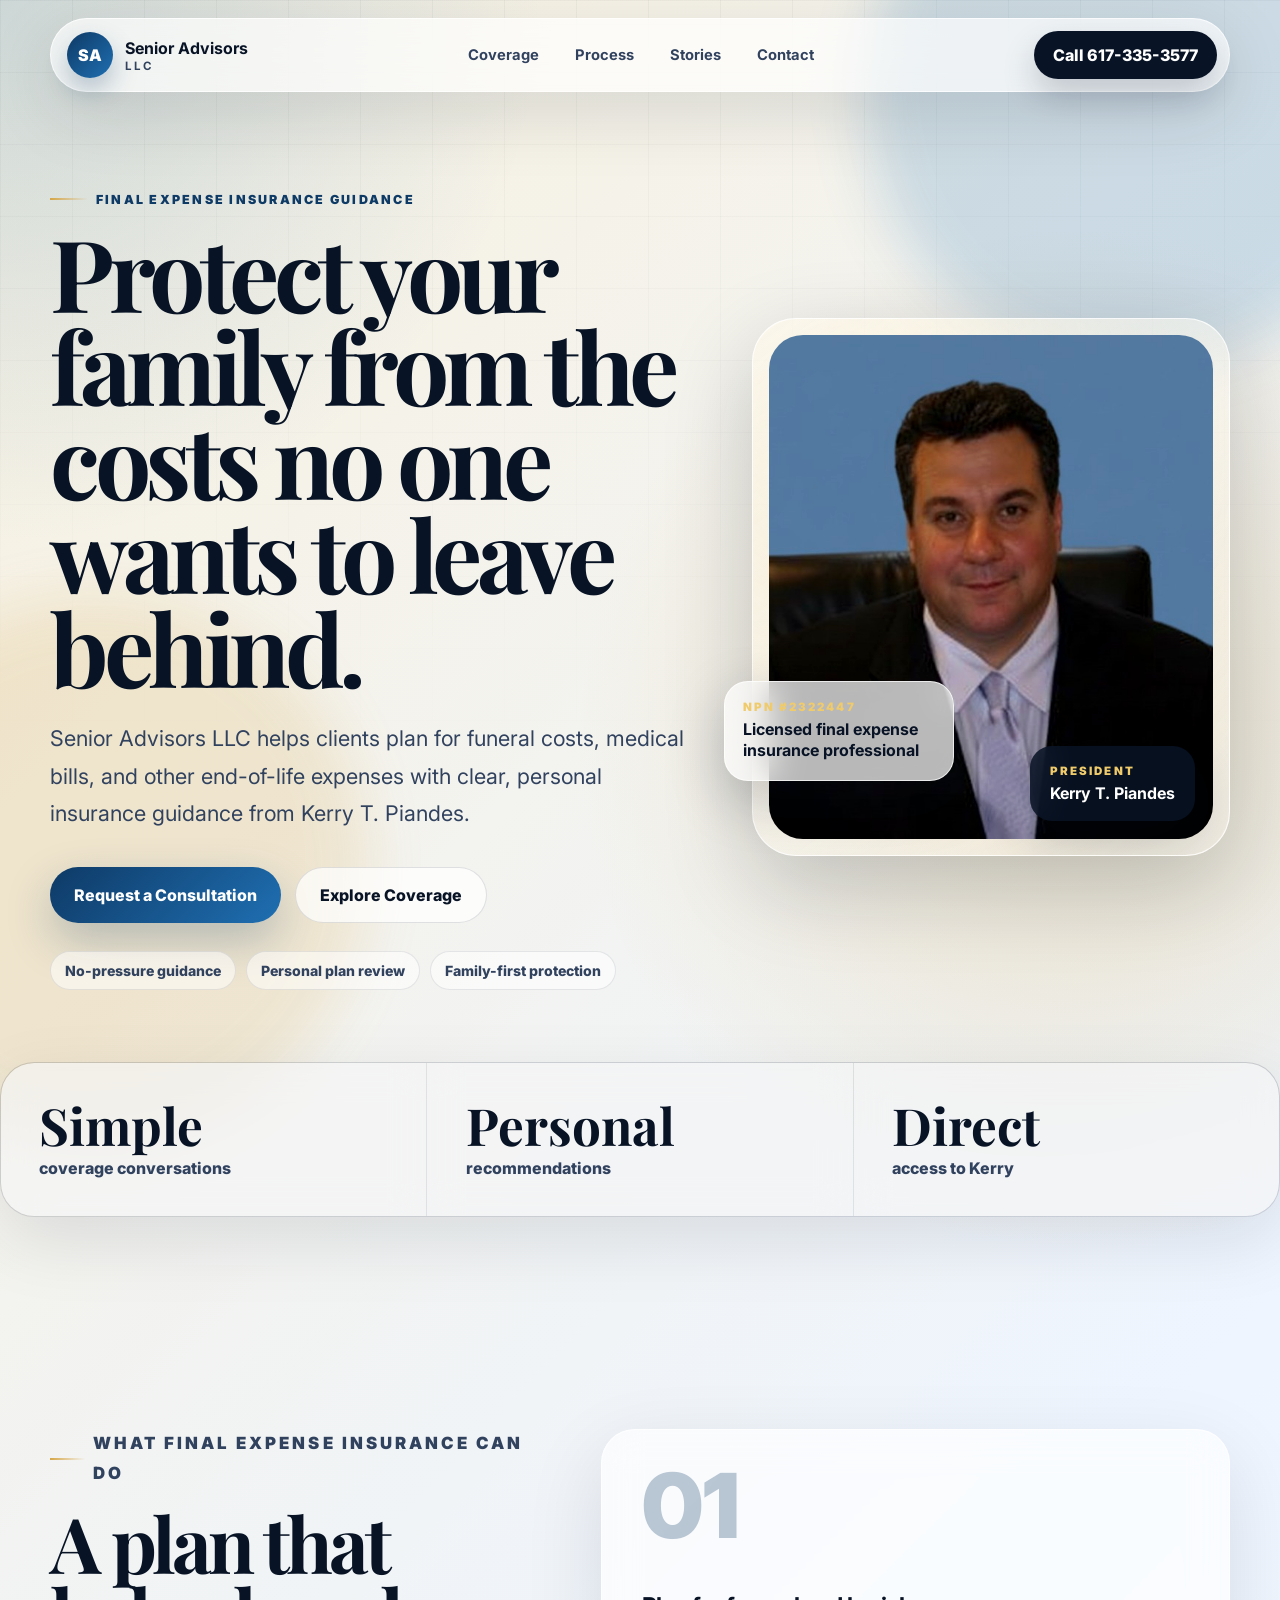
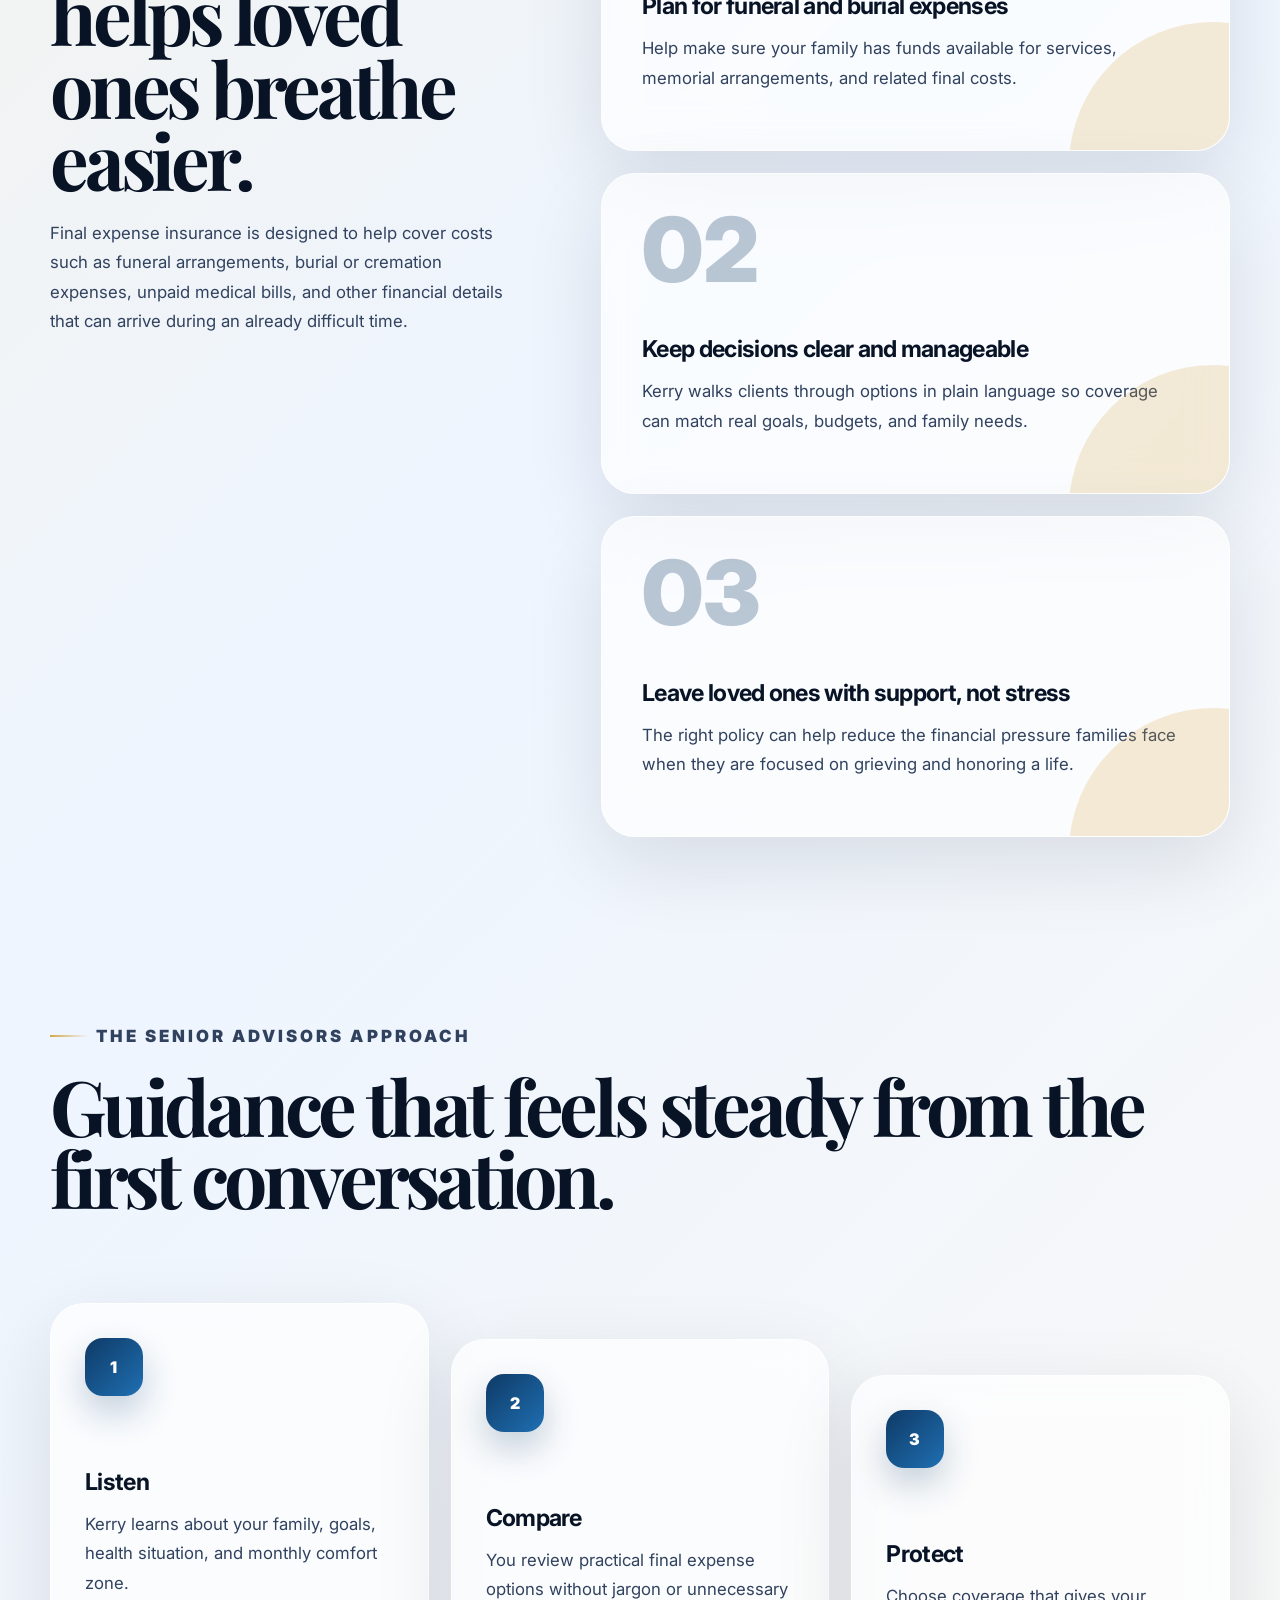
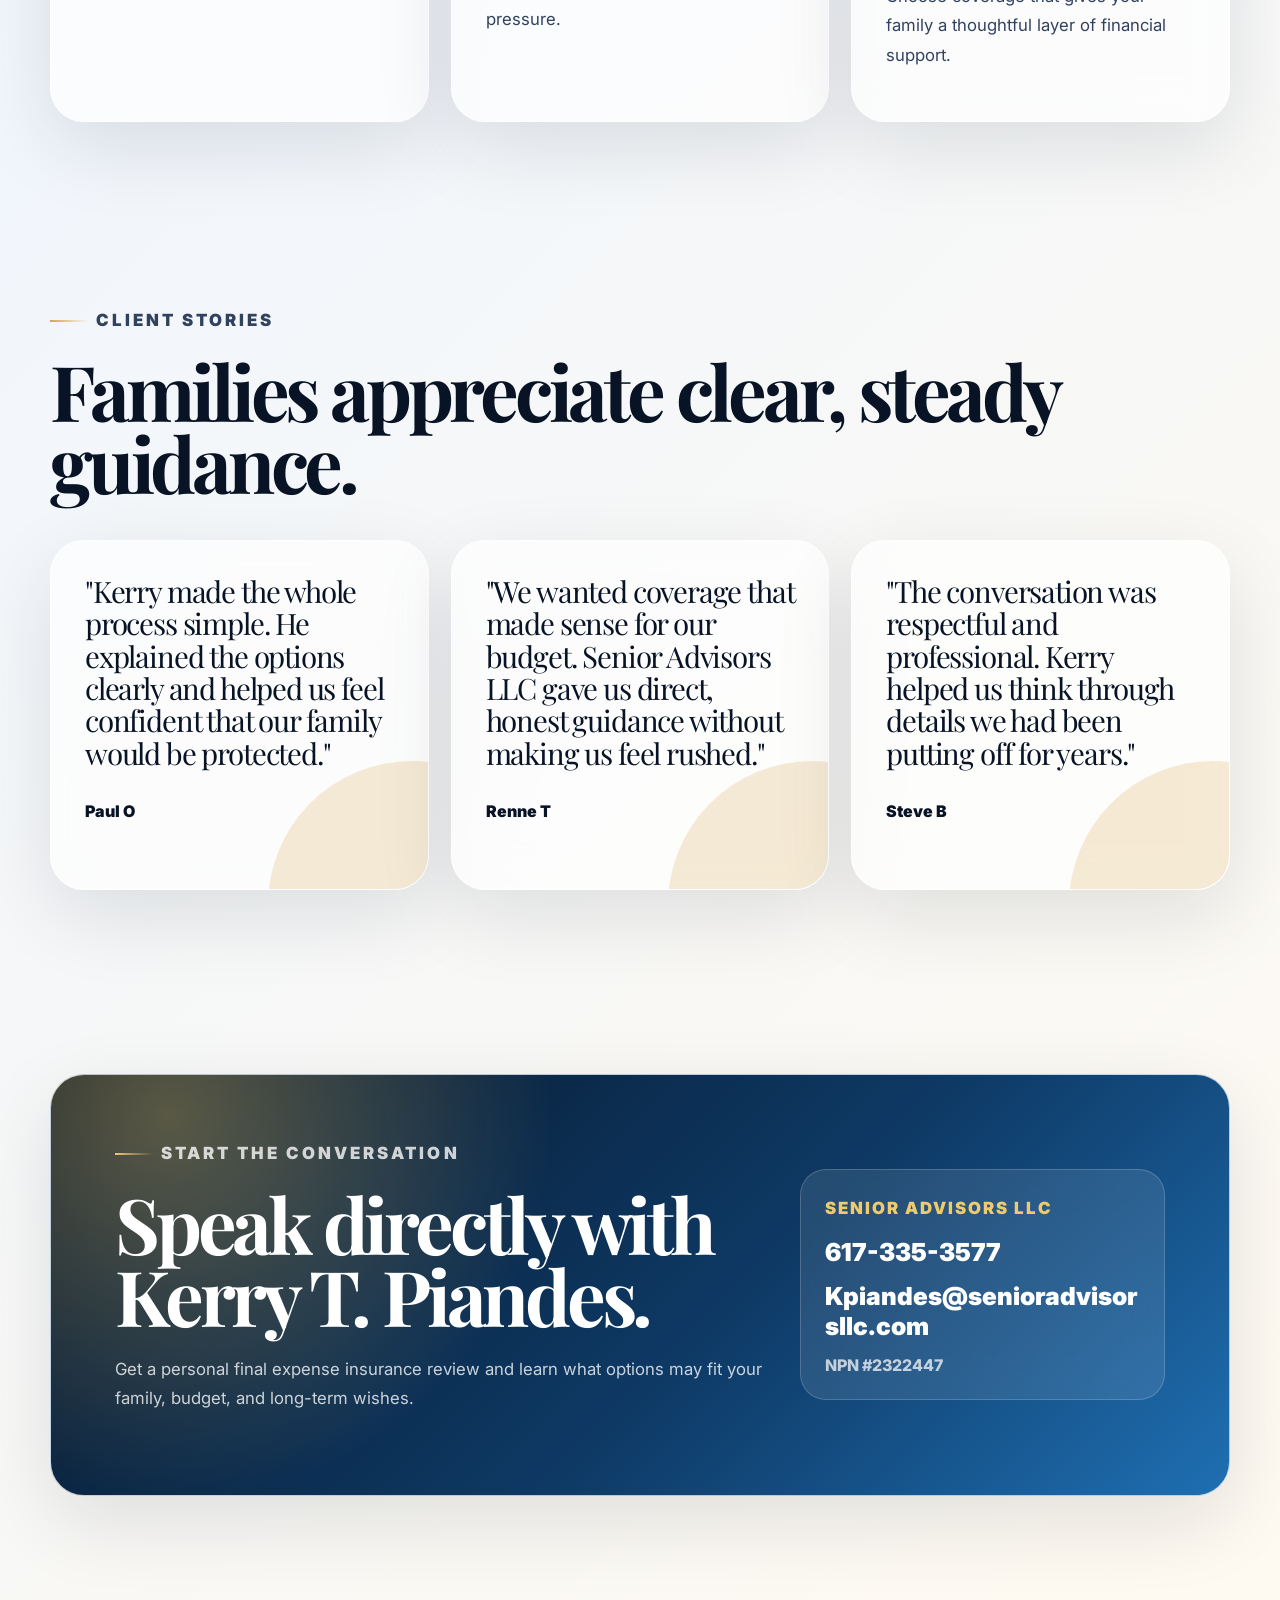
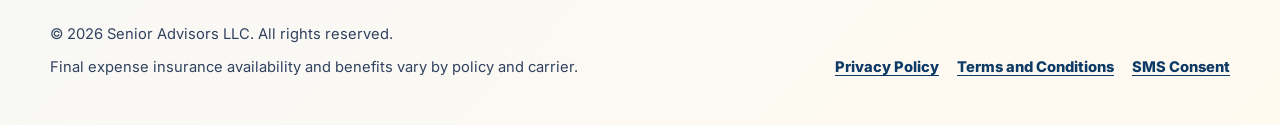
<file: index.html>
<!doctype html>
<html lang="en">
  <head>
    <meta charset="UTF-8" />
    <meta name="viewport" content="width=device-width, initial-scale=1.0" />
    <title>Senior Advisors LLC | Final Expense Insurance</title>
    <meta
      name="description"
      content="Senior Advisors LLC helps families plan ahead with final expense insurance guidance from Kerry T. Piandes."
    />
    <link rel="preconnect" href="https://fonts.googleapis.com" />
    <link rel="preconnect" href="https://fonts.gstatic.com" crossorigin />
    <link
      href="https://fonts.googleapis.com/css2?family=Inter:wght@400;500;600;700;800;900&family=Playfair+Display:wght@700;800&display=swap"
      rel="stylesheet"
    />
    <link rel="stylesheet" href="styles.css" />
  </head>
  <body>
    <div class="site-glow site-glow-one"></div>
    <div class="site-glow site-glow-two"></div>

    <header class="nav">
      <a class="brand" href="#top" aria-label="Senior Advisors LLC home">
        <span class="brand-mark">SA</span>
        <span>
          <strong>Senior Advisors</strong>
          <small>LLC</small>
        </span>
      </a>

      <nav class="nav-links" aria-label="Primary navigation">
        <a href="#coverage">Coverage</a>
        <a href="#process">Process</a>
        <a href="#testimonials">Stories</a>
        <a href="#contact">Contact</a>
      </nav>

      <a class="nav-cta" href="tel:6173353577">Call 617-335-3577</a>
    </header>

    <main id="top">
      <section class="hero section-stack">
        <div class="hero-copy reveal">
          <p class="eyebrow">Final expense insurance guidance</p>
          <h1>Protect your family from the costs no one wants to leave behind.</h1>
          <p class="hero-text">
            Senior Advisors LLC helps clients plan for funeral costs, medical bills, and other
            end-of-life expenses with clear, personal insurance guidance from Kerry T. Piandes.
          </p>

          <div class="hero-actions">
            <a class="button button-primary" href="#contact">Request a Consultation</a>
            <a class="button button-secondary" href="#coverage">Explore Coverage</a>
          </div>

          <div class="trust-row" aria-label="Senior Advisors LLC highlights">
            <span>No-pressure guidance</span>
            <span>Personal plan review</span>
            <span>Family-first protection</span>
          </div>
        </div>

        <div class="hero-portrait reveal" data-parallax="0.08">
          <div class="portrait-card">
            <img src="assets/kerry-piandes.png" alt="Kerry T. Piandes, President of Senior Advisors LLC" />
            <div class="portrait-badge">
              <span>President</span>
              <strong>Kerry T. Piandes</strong>
            </div>
          </div>
          <div class="credential-card glass-card">
            <span>NPN #2322447</span>
            <strong>Licensed final expense insurance professional</strong>
          </div>
        </div>
      </section>

      <section class="stats-panel reveal" aria-label="Company highlights">
        <div>
          <strong>Simple</strong>
          <span>coverage conversations</span>
        </div>
        <div>
          <strong>Personal</strong>
          <span>recommendations</span>
        </div>
        <div>
          <strong>Direct</strong>
          <span>access to Kerry</span>
        </div>
      </section>

      <section id="coverage" class="content-grid section-stack">
        <div class="section-intro reveal">
          <p class="eyebrow">What final expense insurance can do</p>
          <h2>A plan that helps loved ones breathe easier.</h2>
          <p>
            Final expense insurance is designed to help cover costs such as funeral arrangements,
            burial or cremation expenses, unpaid medical bills, and other financial details that can
            arrive during an already difficult time.
          </p>
        </div>

        <div class="feature-stack">
          <article class="feature-card reveal">
            <span class="feature-number">01</span>
            <h3>Plan for funeral and burial expenses</h3>
            <p>
              Help make sure your family has funds available for services, memorial arrangements,
              and related final costs.
            </p>
          </article>
          <article class="feature-card reveal">
            <span class="feature-number">02</span>
            <h3>Keep decisions clear and manageable</h3>
            <p>
              Kerry walks clients through options in plain language so coverage can match real
              goals, budgets, and family needs.
            </p>
          </article>
          <article class="feature-card reveal">
            <span class="feature-number">03</span>
            <h3>Leave loved ones with support, not stress</h3>
            <p>
              The right policy can help reduce the financial pressure families face when they are
              focused on grieving and honoring a life.
            </p>
          </article>
        </div>
      </section>

      <section id="process" class="process section-stack">
        <div class="section-intro reveal">
          <p class="eyebrow">The Senior Advisors approach</p>
          <h2>Guidance that feels steady from the first conversation.</h2>
        </div>

        <div class="process-rail">
          <article class="process-card reveal">
            <span>1</span>
            <h3>Listen</h3>
            <p>Kerry learns about your family, goals, health situation, and monthly comfort zone.</p>
          </article>
          <article class="process-card reveal">
            <span>2</span>
            <h3>Compare</h3>
            <p>You review practical final expense options without jargon or unnecessary pressure.</p>
          </article>
          <article class="process-card reveal">
            <span>3</span>
            <h3>Protect</h3>
            <p>Choose coverage that gives your family a thoughtful layer of financial support.</p>
          </article>
        </div>
      </section>

      <section id="testimonials" class="testimonials section-stack">
        <div class="section-intro reveal">
          <p class="eyebrow">Client stories</p>
          <h2>Families appreciate clear, steady guidance.</h2>
        </div>

        <div class="testimonial-grid">
          <figure class="testimonial-card reveal">
            <blockquote>
              "Kerry made the whole process simple. He explained the options clearly and helped us
              feel confident that our family would be protected."
            </blockquote>
            <figcaption>Paul O</figcaption>
          </figure>
          <figure class="testimonial-card reveal">
            <blockquote>
              "We wanted coverage that made sense for our budget. Senior Advisors LLC gave us
              direct, honest guidance without making us feel rushed."
            </blockquote>
            <figcaption>Renne T</figcaption>
          </figure>
          <figure class="testimonial-card reveal">
            <blockquote>
              "The conversation was respectful and professional. Kerry helped us think through
              details we had been putting off for years."
            </blockquote>
            <figcaption>Steve B</figcaption>
          </figure>
        </div>
      </section>

      <section id="contact" class="contact section-stack reveal">
        <div class="contact-card">
          <div>
            <p class="eyebrow">Start the conversation</p>
            <h2>Speak directly with Kerry T. Piandes.</h2>
            <p>
              Get a personal final expense insurance review and learn what options may fit your
              family, budget, and long-term wishes.
            </p>
          </div>

          <div class="contact-panel">
            <p>Senior Advisors LLC</p>
            <a href="tel:6173353577">617-335-3577</a>
            <a href="mailto:Kpiandes@senioradvisorsllc.com">Kpiandes@senioradvisorsllc.com</a>
            <span>NPN #2322447</span>
          </div>
        </div>
      </section>
    </main>

    <footer class="footer">
      <div class="footer-copy">
        <p>&copy; <span id="year"></span> Senior Advisors LLC. All rights reserved.</p>
        <p>Final expense insurance availability and benefits vary by policy and carrier.</p>
      </div>
      <nav class="footer-links" aria-label="Legal">
        <a href="policy.html">Privacy Policy</a>
        <a href="terms.html">Terms and Conditions</a>
        <a href="sms-consent.html">SMS Consent</a>
      </nav>
    </footer>

    <script src="script.js"></script>
  </body>
</html>
</file>
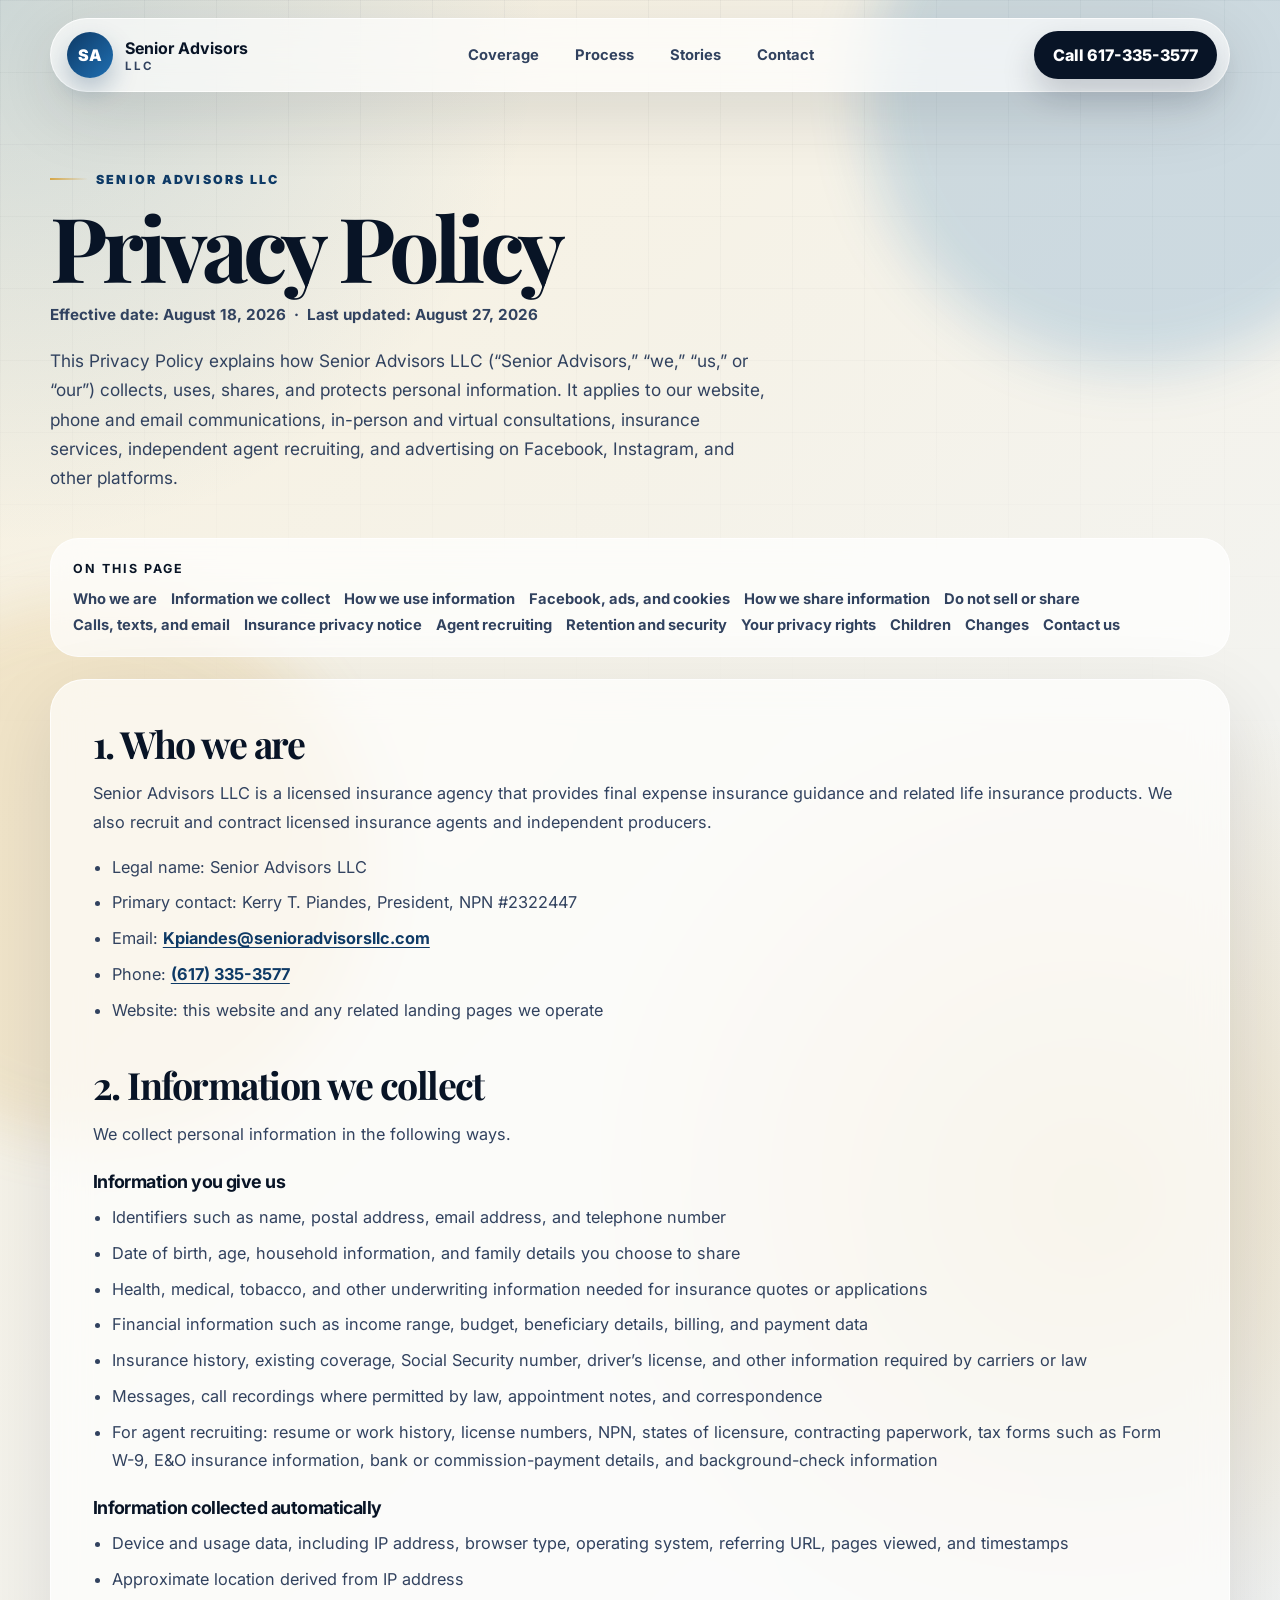
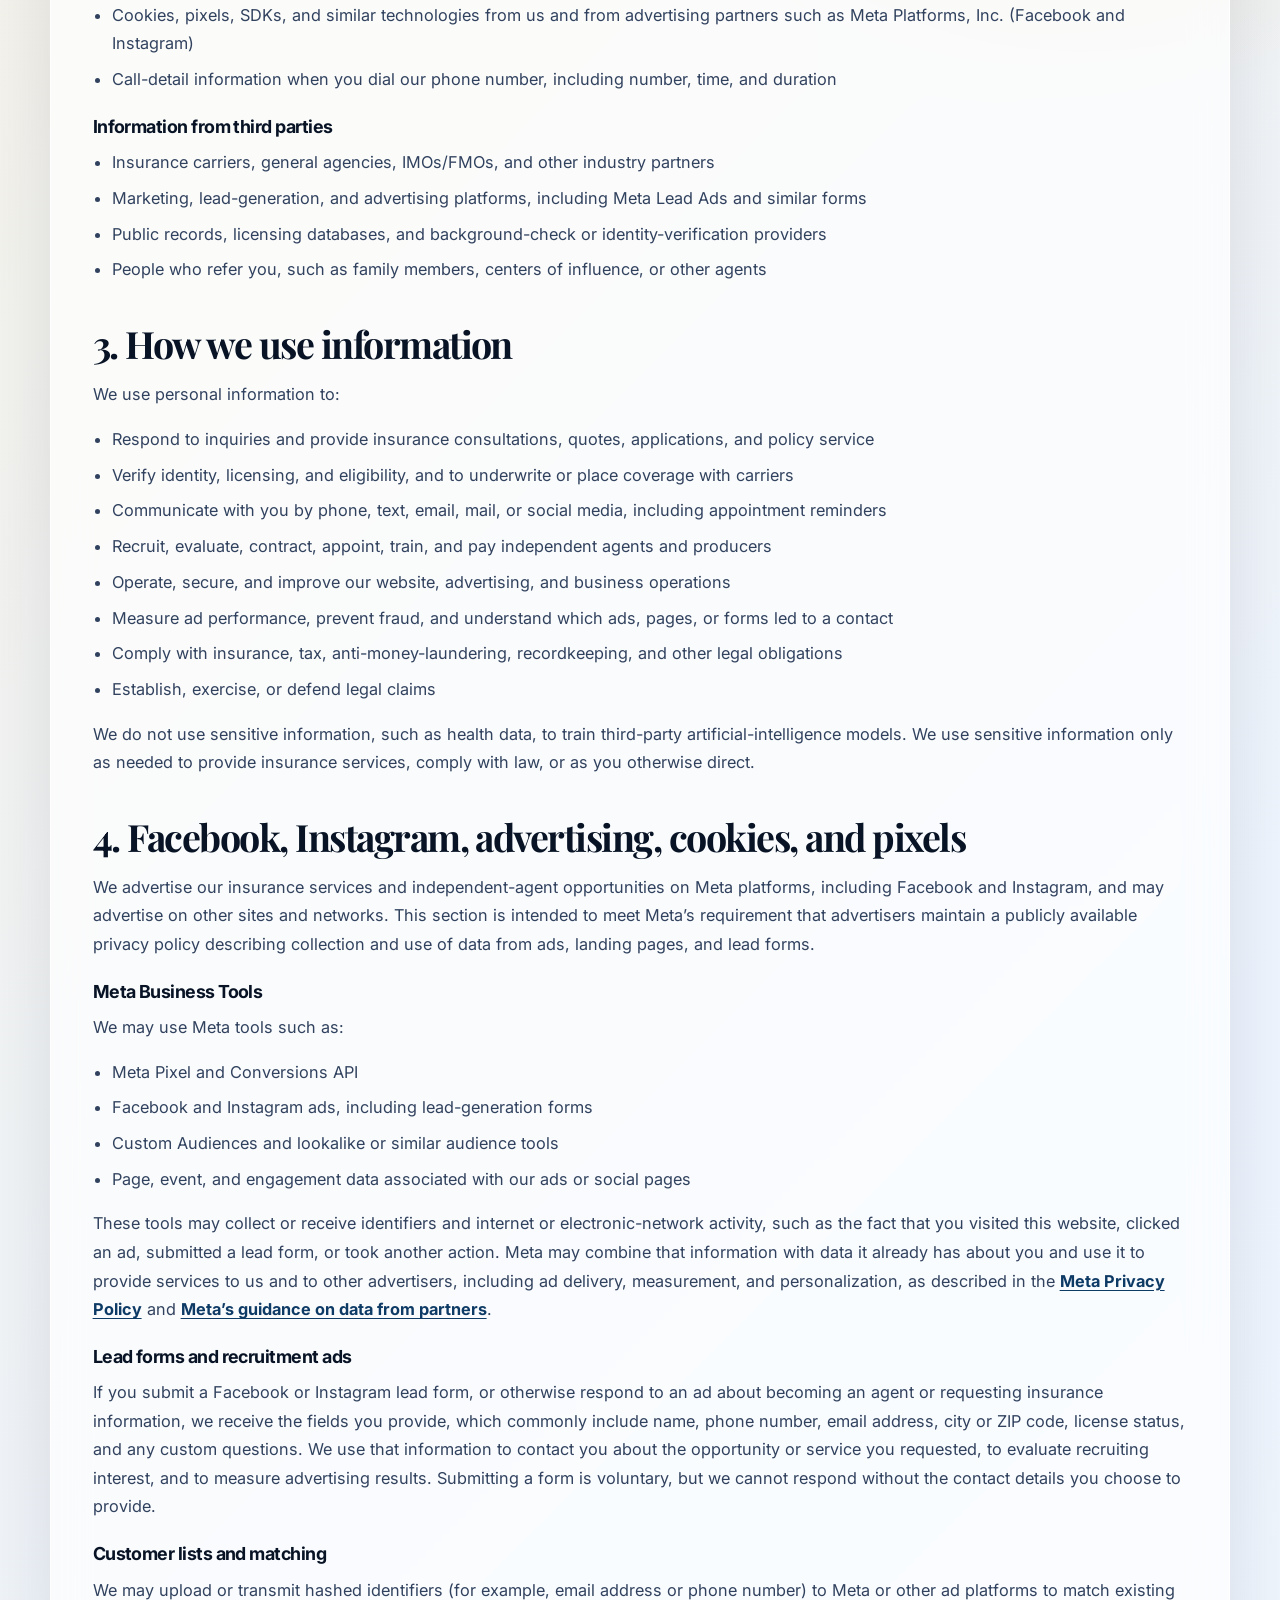
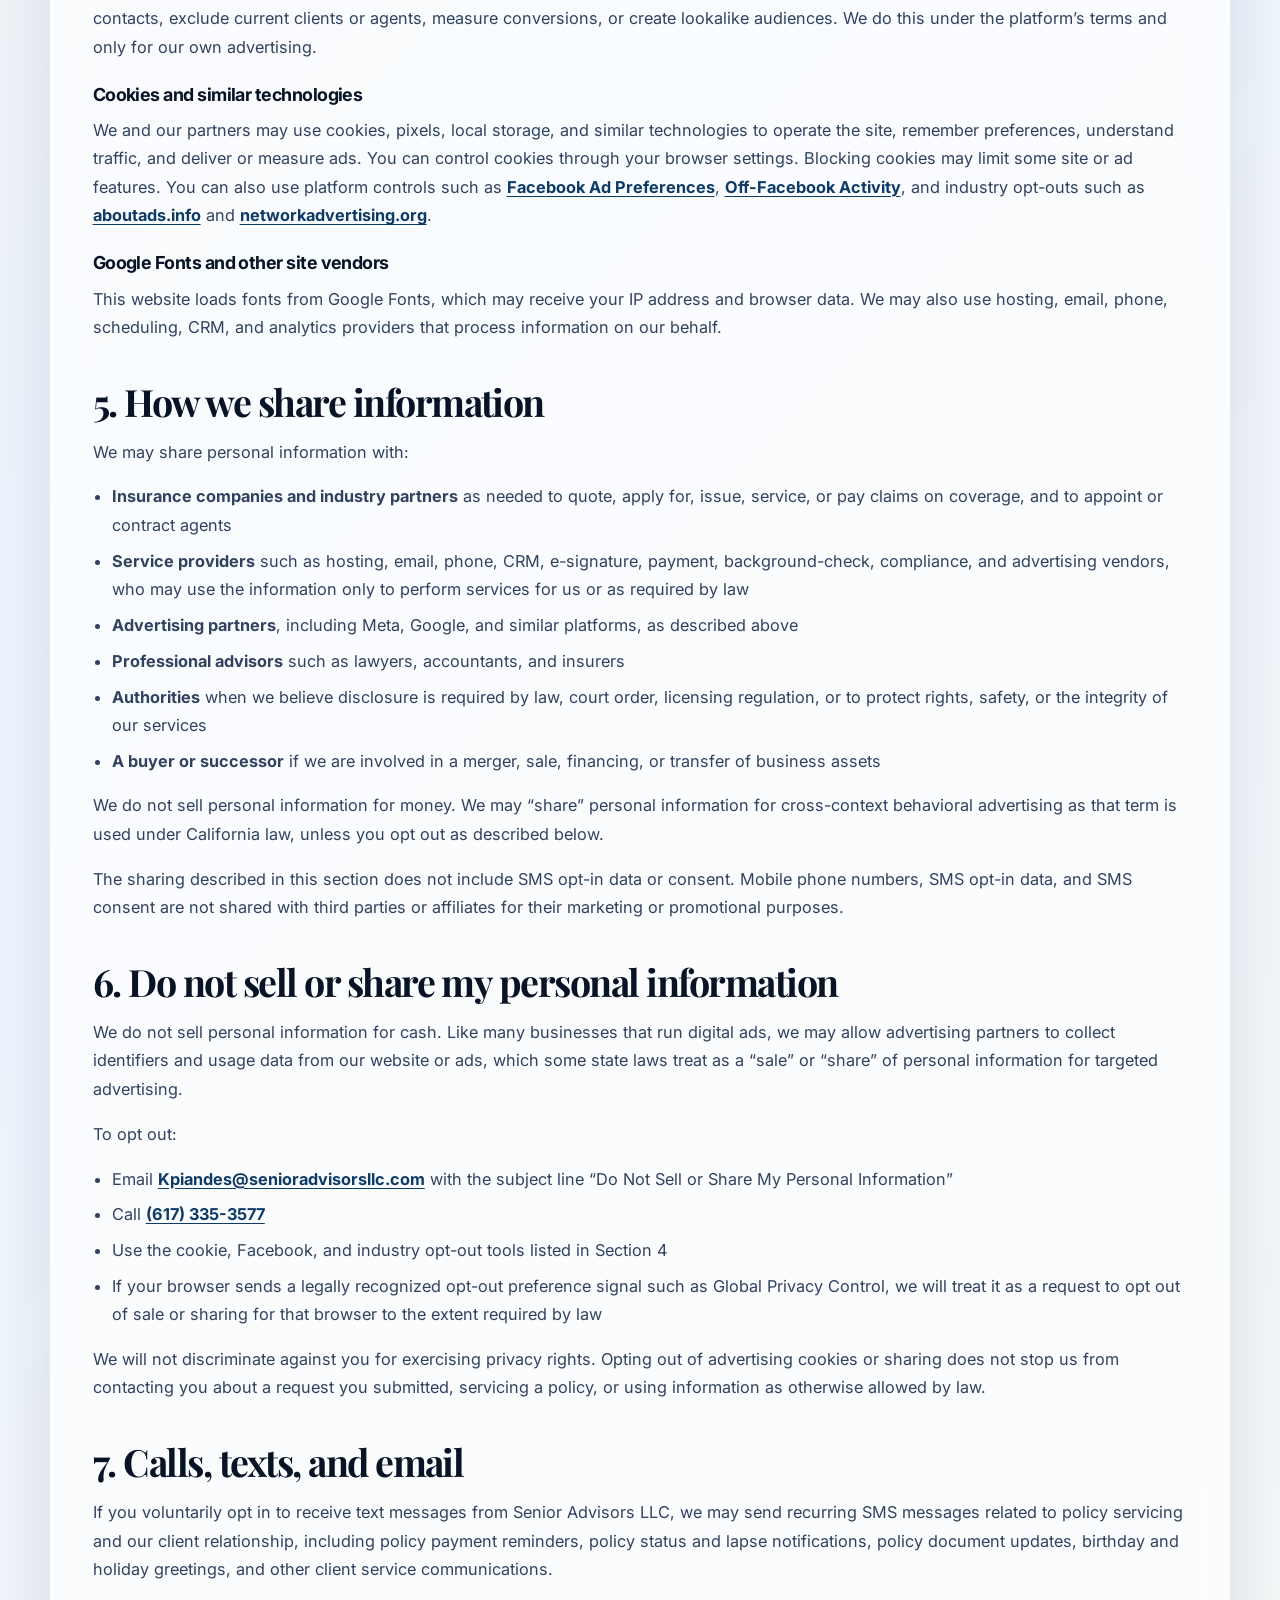
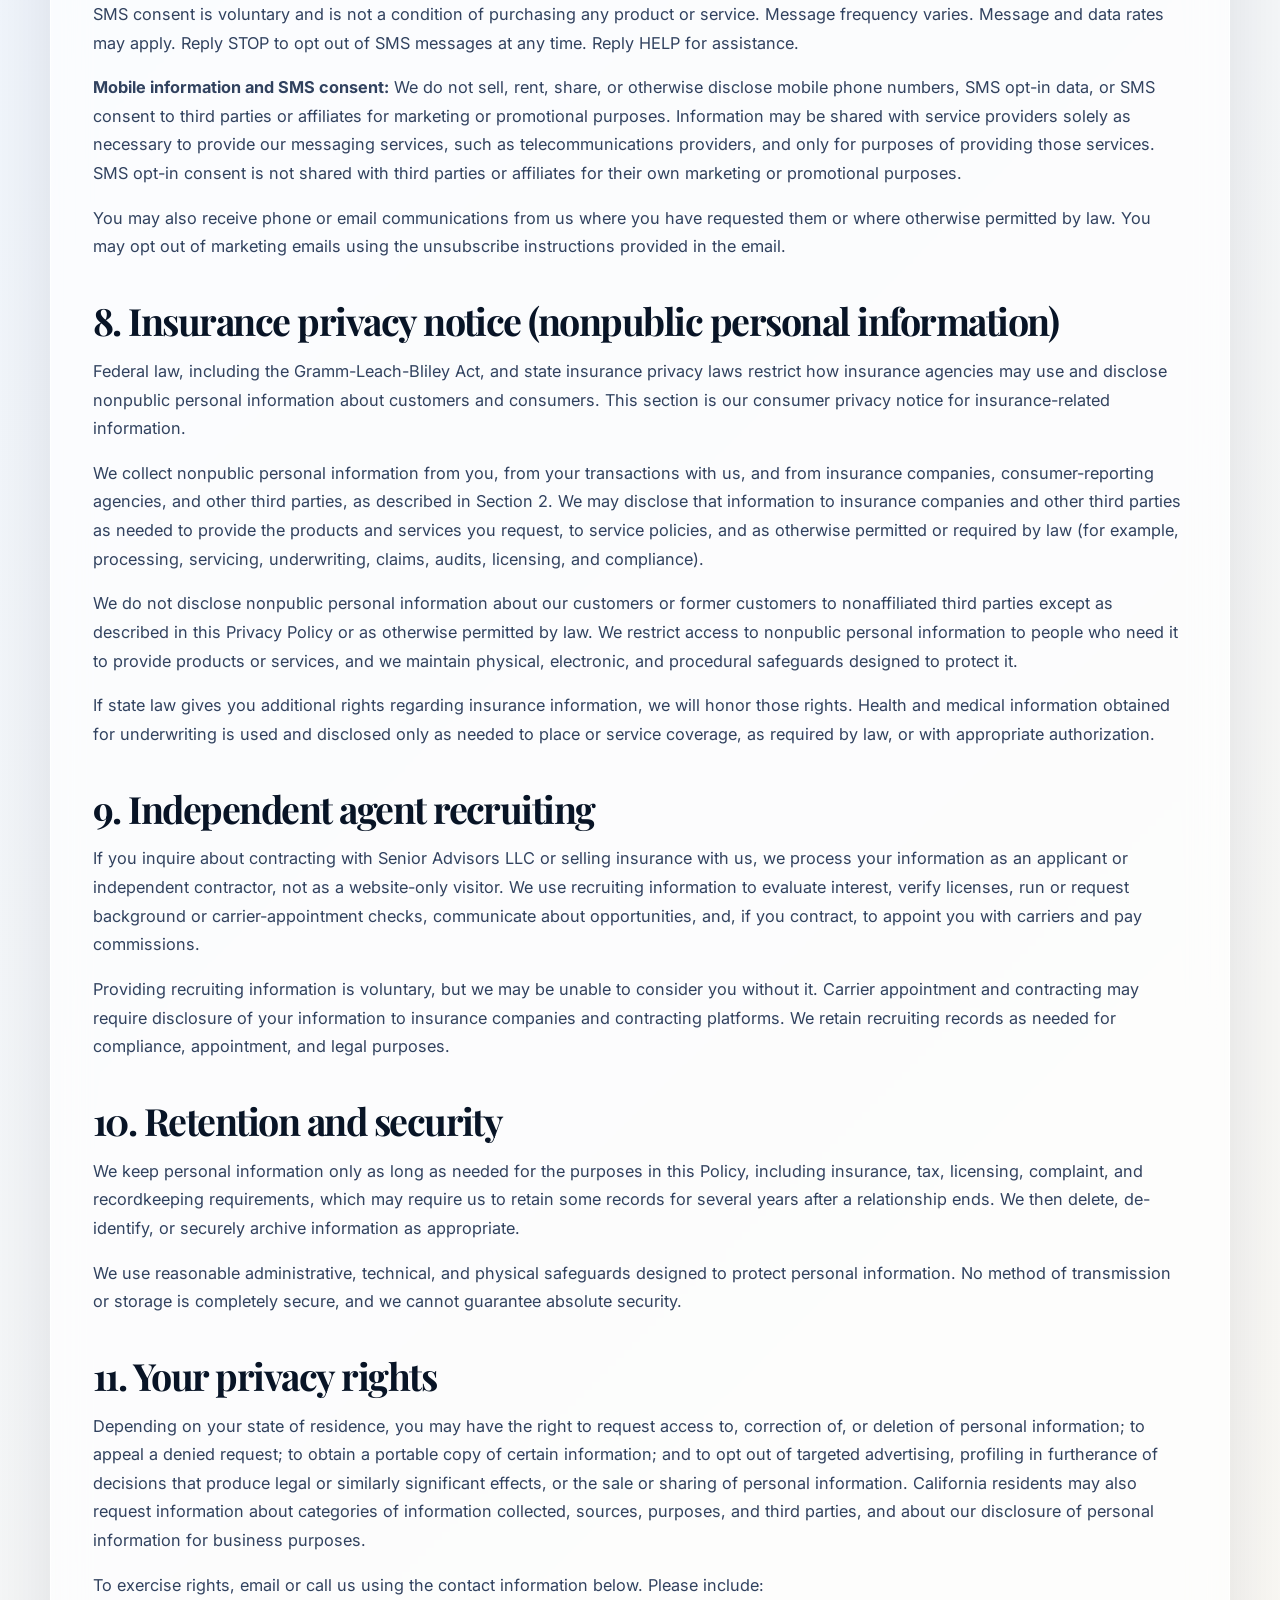
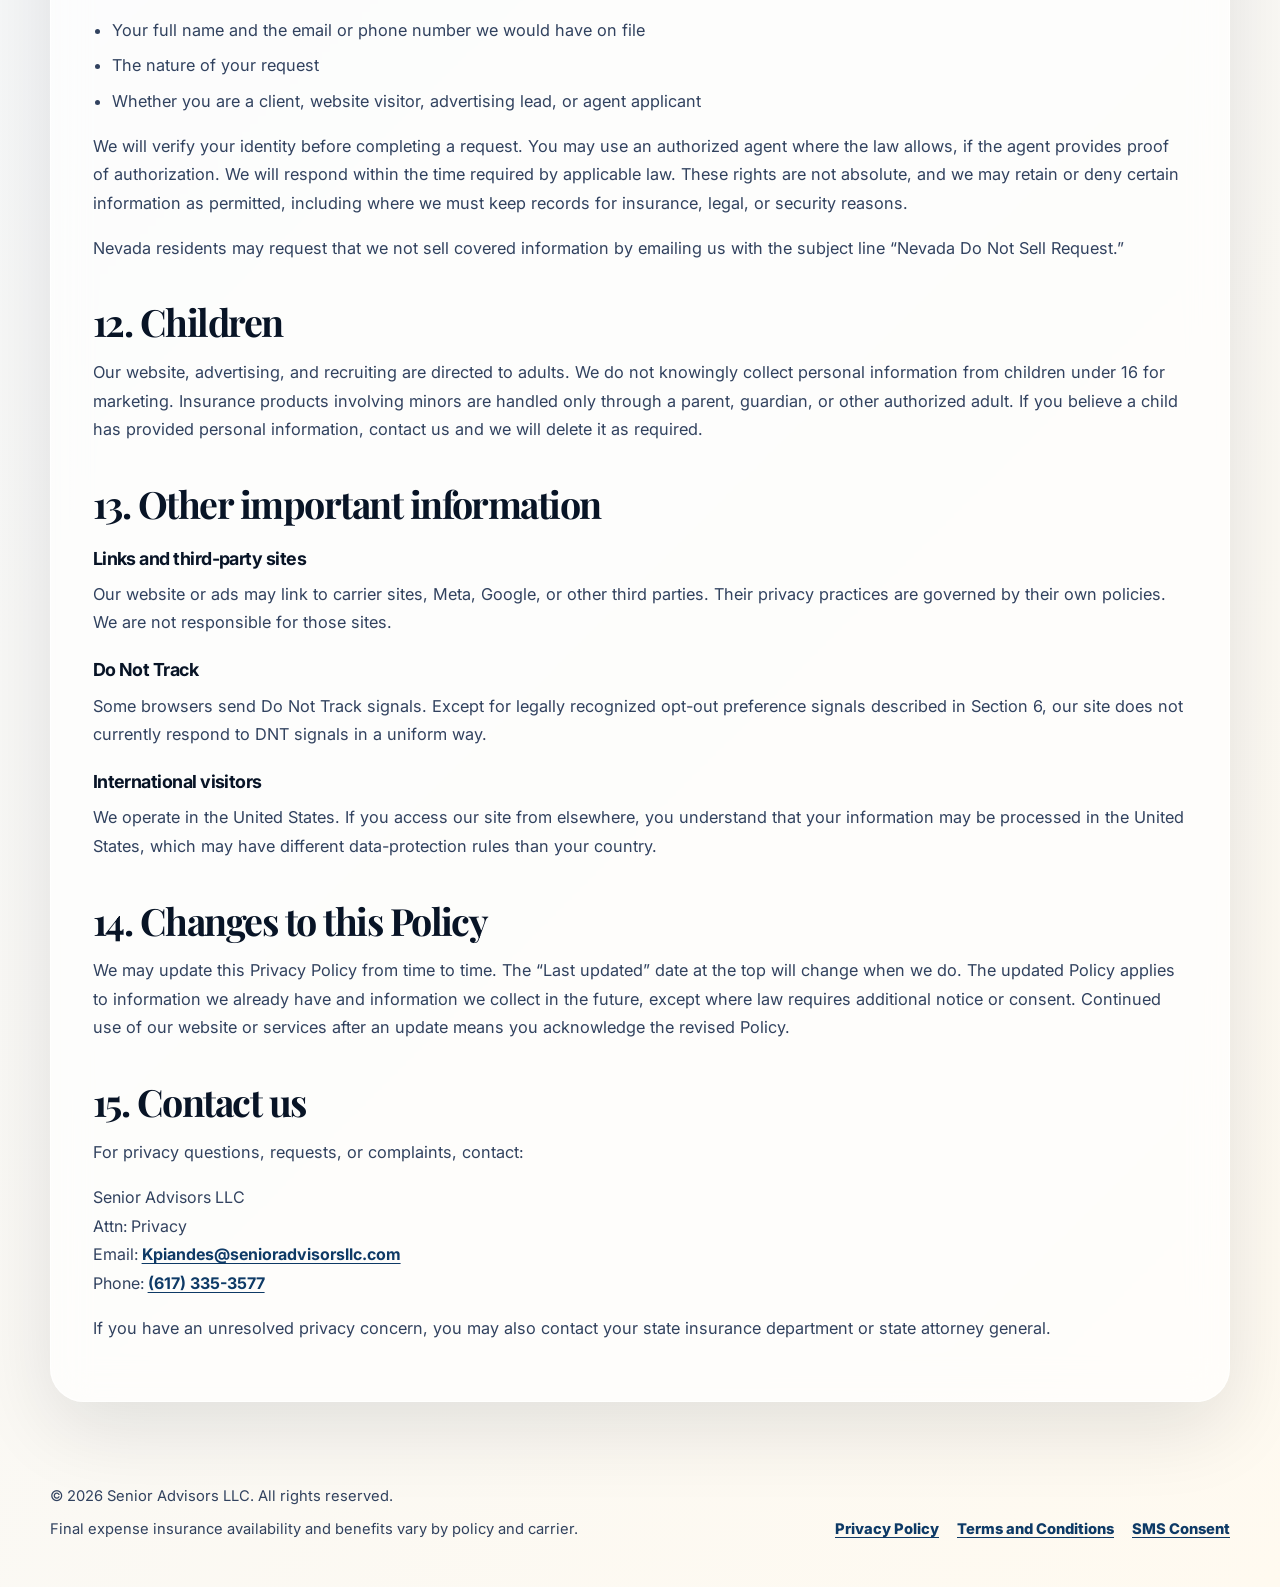
<file: policy.html>
<!doctype html>
<html lang="en">
  <head>
    <meta charset="UTF-8" />
    <meta name="viewport" content="width=device-width, initial-scale=1.0" />
    <title>Privacy Policy | Senior Advisors LLC</title>
    <meta
      name="description"
      content="Privacy Policy for Senior Advisors LLC, including website visitors, insurance clients, job applicants, and Facebook and Instagram advertising."
    />
    <link rel="preconnect" href="https://fonts.googleapis.com" />
    <link rel="preconnect" href="https://fonts.gstatic.com" crossorigin />
    <link
      href="https://fonts.googleapis.com/css2?family=Inter:wght@400;500;600;700;800;900&family=Playfair+Display:wght@700;800&display=swap"
      rel="stylesheet"
    />
    <link rel="stylesheet" href="styles.css?v=privacy5" />
    <style>
      .legal-content,
      .legal-toc,
      .legal-hero,
      .legal-page .reveal {
        opacity: 1 !important;
        transform: none !important;
        visibility: visible !important;
      }
    </style>
  </head>
  <body>
    <div class="site-glow site-glow-one"></div>
    <div class="site-glow site-glow-two"></div>

    <header class="nav">
      <a class="brand" href="index.html" aria-label="Senior Advisors LLC home">
        <span class="brand-mark">SA</span>
        <span>
          <strong>Senior Advisors</strong>
          <small>LLC</small>
        </span>
      </a>

      <nav class="nav-links" aria-label="Primary navigation">
        <a href="index.html#coverage">Coverage</a>
        <a href="index.html#process">Process</a>
        <a href="index.html#testimonials">Stories</a>
        <a href="index.html#contact">Contact</a>
      </nav>

      <a class="nav-cta" href="tel:6173353577">Call 617-335-3577</a>
    </header>

    <main class="legal-page" id="top">
      <header class="legal-hero section-stack">
        <p class="eyebrow">Senior Advisors LLC</p>
        <h1>Privacy Policy</h1>
        <p class="legal-meta">
          Effective date: August 18, 2026 &nbsp;·&nbsp; Last updated: August 27, 2026
        </p>
        <p>
          This Privacy Policy explains how Senior Advisors LLC (“Senior Advisors,” “we,” “us,” or
          “our”) collects, uses, shares, and protects personal information. It applies to our
          website, phone and email communications, in-person and virtual consultations, insurance
          services, independent agent recruiting, and advertising on Facebook, Instagram, and other
          platforms.
        </p>
      </header>

      <div class="legal-layout section-stack">
        <nav class="legal-toc glass-card" aria-label="Privacy Policy contents">
          <strong>On this page</strong>
          <a href="#who-we-are">Who we are</a>
          <a href="#information-we-collect">Information we collect</a>
          <a href="#how-we-use">How we use information</a>
          <a href="#advertising">Facebook, ads, and cookies</a>
          <a href="#sharing">How we share information</a>
          <a href="#sale-share">Do not sell or share</a>
          <a href="#communications">Calls, texts, and email</a>
          <a href="#insurance-notice">Insurance privacy notice</a>
          <a href="#recruiting">Agent recruiting</a>
          <a href="#retention">Retention and security</a>
          <a href="#your-rights">Your privacy rights</a>
          <a href="#children">Children</a>
          <a href="#changes">Changes</a>
          <a href="#contact">Contact us</a>
        </nav>

        <article class="legal-content" style="opacity: 1; transform: none; visibility: visible">
          <section id="who-we-are">
            <h2>1. Who we are</h2>
            <p>
              Senior Advisors LLC is a licensed insurance agency that provides final expense
              insurance guidance and related life insurance products. We also recruit and contract
              licensed insurance agents and independent producers.
            </p>
            <ul>
              <li>Legal name: Senior Advisors LLC</li>
              <li>Primary contact: Kerry T. Piandes, President, NPN #2322447</li>
              <li>Email: <a href="mailto:Kpiandes@senioradvisorsllc.com">Kpiandes@senioradvisorsllc.com</a></li>
              <li>Phone: <a href="tel:6173353577">(617) 335-3577</a></li>
              <li>Website: this website and any related landing pages we operate</li>
            </ul>
          </section>

          <section id="information-we-collect">
            <h2>2. Information we collect</h2>
            <p>We collect personal information in the following ways.</p>

            <h3>Information you give us</h3>
            <ul>
              <li>Identifiers such as name, postal address, email address, and telephone number</li>
              <li>Date of birth, age, household information, and family details you choose to share</li>
              <li>Health, medical, tobacco, and other underwriting information needed for insurance quotes or applications</li>
              <li>Financial information such as income range, budget, beneficiary details, billing, and payment data</li>
              <li>Insurance history, existing coverage, Social Security number, driver’s license, and other information required by carriers or law</li>
              <li>Messages, call recordings where permitted by law, appointment notes, and correspondence</li>
              <li>
                For agent recruiting: resume or work history, license numbers, NPN, states of
                licensure, contracting paperwork, tax forms such as Form W-9, E&amp;O insurance
                information, bank or commission-payment details, and background-check information
              </li>
            </ul>

            <h3>Information collected automatically</h3>
            <ul>
              <li>Device and usage data, including IP address, browser type, operating system, referring URL, pages viewed, and timestamps</li>
              <li>Approximate location derived from IP address</li>
              <li>Cookies, pixels, SDKs, and similar technologies from us and from advertising partners such as Meta Platforms, Inc. (Facebook and Instagram)</li>
              <li>Call-detail information when you dial our phone number, including number, time, and duration</li>
            </ul>

            <h3>Information from third parties</h3>
            <ul>
              <li>Insurance carriers, general agencies, IMOs/FMOs, and other industry partners</li>
              <li>Marketing, lead-generation, and advertising platforms, including Meta Lead Ads and similar forms</li>
              <li>Public records, licensing databases, and background-check or identity-verification providers</li>
              <li>People who refer you, such as family members, centers of influence, or other agents</li>
            </ul>
          </section>

          <section id="how-we-use">
            <h2>3. How we use information</h2>
            <p>We use personal information to:</p>
            <ul>
              <li>Respond to inquiries and provide insurance consultations, quotes, applications, and policy service</li>
              <li>Verify identity, licensing, and eligibility, and to underwrite or place coverage with carriers</li>
              <li>Communicate with you by phone, text, email, mail, or social media, including appointment reminders</li>
              <li>Recruit, evaluate, contract, appoint, train, and pay independent agents and producers</li>
              <li>Operate, secure, and improve our website, advertising, and business operations</li>
              <li>Measure ad performance, prevent fraud, and understand which ads, pages, or forms led to a contact</li>
              <li>Comply with insurance, tax, anti-money-laundering, recordkeeping, and other legal obligations</li>
              <li>Establish, exercise, or defend legal claims</li>
            </ul>
            <p>
              We do not use sensitive information, such as health data, to train third-party
              artificial-intelligence models. We use sensitive information only as needed to provide
              insurance services, comply with law, or as you otherwise direct.
            </p>
          </section>

          <section id="advertising">
            <h2>4. Facebook, Instagram, advertising, cookies, and pixels</h2>
            <p>
              We advertise our insurance services and independent-agent opportunities on Meta
              platforms, including Facebook and Instagram, and may advertise on other sites and
              networks. This section is intended to meet Meta’s requirement that advertisers
              maintain a publicly available privacy policy describing collection and use of data
              from ads, landing pages, and lead forms.
            </p>

            <h3>Meta Business Tools</h3>
            <p>We may use Meta tools such as:</p>
            <ul>
              <li>Meta Pixel and Conversions API</li>
              <li>Facebook and Instagram ads, including lead-generation forms</li>
              <li>Custom Audiences and lookalike or similar audience tools</li>
              <li>Page, event, and engagement data associated with our ads or social pages</li>
            </ul>
            <p>
              These tools may collect or receive identifiers and internet or electronic-network
              activity, such as the fact that you visited this website, clicked an ad, submitted a
              lead form, or took another action. Meta may combine that information with data it
              already has about you and use it to provide services to us and to other advertisers,
              including ad delivery, measurement, and personalization, as described in the
              <a href="https://www.facebook.com/privacy/policy/" rel="noopener noreferrer" target="_blank">Meta Privacy Policy</a>
              and
              <a href="https://www.facebook.com/privacy/policy/?section_id=data-from-partners" rel="noopener noreferrer" target="_blank">Meta’s guidance on data from partners</a>.
            </p>

            <h3>Lead forms and recruitment ads</h3>
            <p>
              If you submit a Facebook or Instagram lead form, or otherwise respond to an ad about
              becoming an agent or requesting insurance information, we receive the fields you
              provide, which commonly include name, phone number, email address, city or ZIP code,
              license status, and any custom questions. We use that information to contact you about
              the opportunity or service you requested, to evaluate recruiting interest, and to
              measure advertising results. Submitting a form is voluntary, but we cannot respond
              without the contact details you choose to provide.
            </p>

            <h3>Customer lists and matching</h3>
            <p>
              We may upload or transmit hashed identifiers (for example, email address or phone
              number) to Meta or other ad platforms to match existing contacts, exclude current
              clients or agents, measure conversions, or create lookalike audiences. We do this
              under the platform’s terms and only for our own advertising.
            </p>

            <h3>Cookies and similar technologies</h3>
            <p>
              We and our partners may use cookies, pixels, local storage, and similar technologies
              to operate the site, remember preferences, understand traffic, and deliver or measure
              ads. You can control cookies through your browser settings. Blocking cookies may limit
              some site or ad features. You can also use platform controls such as
              <a href="https://www.facebook.com/settings?tab=ads" rel="noopener noreferrer" target="_blank">Facebook Ad Preferences</a>,
              <a href="https://www.facebook.com/off_facebook_activity" rel="noopener noreferrer" target="_blank">Off-Facebook Activity</a>,
              and industry opt-outs such as
              <a href="https://optout.aboutads.info/" rel="noopener noreferrer" target="_blank">aboutads.info</a>
              and
              <a href="https://optout.networkadvertising.org/" rel="noopener noreferrer" target="_blank">networkadvertising.org</a>.
            </p>

            <h3>Google Fonts and other site vendors</h3>
            <p>
              This website loads fonts from Google Fonts, which may receive your IP address and
              browser data. We may also use hosting, email, phone, scheduling, CRM, and analytics
              providers that process information on our behalf.
            </p>
          </section>

          <section id="sharing">
            <h2>5. How we share information</h2>
            <p>We may share personal information with:</p>
            <ul>
              <li>
                <strong>Insurance companies and industry partners</strong> as needed to quote, apply
                for, issue, service, or pay claims on coverage, and to appoint or contract agents
              </li>
              <li>
                <strong>Service providers</strong> such as hosting, email, phone, CRM, e-signature,
                payment, background-check, compliance, and advertising vendors, who may use the
                information only to perform services for us or as required by law
              </li>
              <li>
                <strong>Advertising partners</strong>, including Meta, Google, and similar platforms,
                as described above
              </li>
              <li>
                <strong>Professional advisors</strong> such as lawyers, accountants, and insurers
              </li>
              <li>
                <strong>Authorities</strong> when we believe disclosure is required by law, court
                order, licensing regulation, or to protect rights, safety, or the integrity of our
                services
              </li>
              <li>
                <strong>A buyer or successor</strong> if we are involved in a merger, sale, financing,
                or transfer of business assets
              </li>
            </ul>
            <p>
              We do not sell personal information for money. We may “share” personal information for
              cross-context behavioral advertising as that term is used under California law, unless
              you opt out as described below.
            </p>
            <p>
              The sharing described in this section does not include SMS opt-in data or consent.
              Mobile phone numbers, SMS opt-in data, and SMS consent are not shared with third
              parties or affiliates for their marketing or promotional purposes.
            </p>
          </section>

          <section id="sale-share">
            <h2>6. Do not sell or share my personal information</h2>
            <p>
              We do not sell personal information for cash. Like many businesses that run digital
              ads, we may allow advertising partners to collect identifiers and usage data from our
              website or ads, which some state laws treat as a “sale” or “share” of personal
              information for targeted advertising.
            </p>
            <p>To opt out:</p>
            <ul>
              <li>
                Email
                <a href="mailto:Kpiandes@senioradvisorsllc.com?subject=Do%20Not%20Sell%20or%20Share%20My%20Personal%20Information">Kpiandes@senioradvisorsllc.com</a>
                with the subject line “Do Not Sell or Share My Personal Information”
              </li>
              <li>Call <a href="tel:6173353577">(617) 335-3577</a></li>
              <li>Use the cookie, Facebook, and industry opt-out tools listed in Section 4</li>
              <li>
                If your browser sends a legally recognized opt-out preference signal such as Global
                Privacy Control, we will treat it as a request to opt out of sale or sharing for
                that browser to the extent required by law
              </li>
            </ul>
            <p>
              We will not discriminate against you for exercising privacy rights. Opting out of
              advertising cookies or sharing does not stop us from contacting you about a request
              you submitted, servicing a policy, or using information as otherwise allowed by law.
            </p>
          </section>

          <section id="communications">
            <h2>7. Calls, texts, and email</h2>
            <p>
              If you voluntarily opt in to receive text messages from Senior Advisors LLC, we may
              send recurring SMS messages related to policy servicing and our client relationship,
              including policy payment reminders, policy status and lapse notifications, policy
              document updates, birthday and holiday greetings, and other client service
              communications.
            </p>
            <p>
              SMS consent is voluntary and is not a condition of purchasing any product or service.
              Message frequency varies. Message and data rates may apply. Reply STOP to opt out of
              SMS messages at any time. Reply HELP for assistance.
            </p>
            <p>
              <strong>Mobile information and SMS consent:</strong> We do not sell, rent, share, or
              otherwise disclose mobile phone numbers, SMS opt-in data, or SMS consent to third
              parties or affiliates for marketing or promotional purposes. Information may be shared
              with service providers solely as necessary to provide our messaging services, such as
              telecommunications providers, and only for purposes of providing those services. SMS
              opt-in consent is not shared with third parties or affiliates for their own marketing
              or promotional purposes.
            </p>
            <p>
              You may also receive phone or email communications from us where you have requested
              them or where otherwise permitted by law. You may opt out of marketing emails using
              the unsubscribe instructions provided in the email.
            </p>
          </section>

          <section id="insurance-notice">
            <h2>8. Insurance privacy notice (nonpublic personal information)</h2>
            <p>
              Federal law, including the Gramm-Leach-Bliley Act, and state insurance privacy laws
              restrict how insurance agencies may use and disclose nonpublic personal information
              about customers and consumers. This section is our consumer privacy notice for
              insurance-related information.
            </p>
            <p>
              We collect nonpublic personal information from you, from your transactions with us,
              and from insurance companies, consumer-reporting agencies, and other third parties, as
              described in Section 2. We may disclose that information to insurance companies and
              other third parties as needed to provide the products and services you request, to
              service policies, and as otherwise permitted or required by law (for example,
              processing, servicing, underwriting, claims, audits, licensing, and compliance).
            </p>
            <p>
              We do not disclose nonpublic personal information about our customers or former
              customers to nonaffiliated third parties except as described in this Privacy Policy or
              as otherwise permitted by law. We restrict access to nonpublic personal information to
              people who need it to provide products or services, and we maintain physical,
              electronic, and procedural safeguards designed to protect it.
            </p>
            <p>
              If state law gives you additional rights regarding insurance information, we will
              honor those rights. Health and medical information obtained for underwriting is used
              and disclosed only as needed to place or service coverage, as required by law, or with
              appropriate authorization.
            </p>
          </section>

          <section id="recruiting">
            <h2>9. Independent agent recruiting</h2>
            <p>
              If you inquire about contracting with Senior Advisors LLC or selling insurance with
              us, we process your information as an applicant or independent contractor, not as a
              website-only visitor. We use recruiting information to evaluate interest, verify
              licenses, run or request background or carrier-appointment checks, communicate about
              opportunities, and, if you contract, to appoint you with carriers and pay commissions.
            </p>
            <p>
              Providing recruiting information is voluntary, but we may be unable to consider you
              without it. Carrier appointment and contracting may require disclosure of your
              information to insurance companies and contracting platforms. We retain recruiting
              records as needed for compliance, appointment, and legal purposes.
            </p>
          </section>

          <section id="retention">
            <h2>10. Retention and security</h2>
            <p>
              We keep personal information only as long as needed for the purposes in this Policy,
              including insurance, tax, licensing, complaint, and recordkeeping requirements, which
              may require us to retain some records for several years after a relationship ends. We
              then delete, de-identify, or securely archive information as appropriate.
            </p>
            <p>
              We use reasonable administrative, technical, and physical safeguards designed to
              protect personal information. No method of transmission or storage is completely
              secure, and we cannot guarantee absolute security.
            </p>
          </section>

          <section id="your-rights">
            <h2>11. Your privacy rights</h2>
            <p>
              Depending on your state of residence, you may have the right to request access to,
              correction of, or deletion of personal information; to appeal a denied request; to
              obtain a portable copy of certain information; and to opt out of targeted advertising,
              profiling in furtherance of decisions that produce legal or similarly significant
              effects, or the sale or sharing of personal information. California residents may also
              request information about categories of information collected, sources, purposes, and
              third parties, and about our disclosure of personal information for business purposes.
            </p>
            <p>To exercise rights, email or call us using the contact information below. Please include:</p>
            <ul>
              <li>Your full name and the email or phone number we would have on file</li>
              <li>The nature of your request</li>
              <li>Whether you are a client, website visitor, advertising lead, or agent applicant</li>
            </ul>
            <p>
              We will verify your identity before completing a request. You may use an authorized
              agent where the law allows, if the agent provides proof of authorization. We will
              respond within the time required by applicable law. These rights are not absolute, and
              we may retain or deny certain information as permitted, including where we must keep
              records for insurance, legal, or security reasons.
            </p>
            <p>
              Nevada residents may request that we not sell covered information by emailing us with
              the subject line “Nevada Do Not Sell Request.”
            </p>
          </section>

          <section id="children">
            <h2>12. Children</h2>
            <p>
              Our website, advertising, and recruiting are directed to adults. We do not knowingly
              collect personal information from children under 16 for marketing. Insurance products
              involving minors are handled only through a parent, guardian, or other authorized
              adult. If you believe a child has provided personal information, contact us and we
              will delete it as required.
            </p>
          </section>

          <section id="other">
            <h2>13. Other important information</h2>
            <h3>Links and third-party sites</h3>
            <p>
              Our website or ads may link to carrier sites, Meta, Google, or other third parties.
              Their privacy practices are governed by their own policies. We are not responsible for
              those sites.
            </p>
            <h3>Do Not Track</h3>
            <p>
              Some browsers send Do Not Track signals. Except for legally recognized opt-out
              preference signals described in Section 6, our site does not currently respond to DNT
              signals in a uniform way.
            </p>
            <h3>International visitors</h3>
            <p>
              We operate in the United States. If you access our site from elsewhere, you understand
              that your information may be processed in the United States, which may have different
              data-protection rules than your country.
            </p>
          </section>

          <section id="changes">
            <h2>14. Changes to this Policy</h2>
            <p>
              We may update this Privacy Policy from time to time. The “Last updated” date at the
              top will change when we do. The updated Policy applies to information we already have
              and information we collect in the future, except where law requires additional notice
              or consent. Continued use of our website or services after an update means you
              acknowledge the revised Policy.
            </p>
          </section>

          <section id="contact">
            <h2>15. Contact us</h2>
            <p>For privacy questions, requests, or complaints, contact:</p>
            <address>
              Senior Advisors LLC<br />
              Attn: Privacy<br />
              Email:
              <a href="mailto:Kpiandes@senioradvisorsllc.com">Kpiandes@senioradvisorsllc.com</a><br />
              Phone: <a href="tel:6173353577">(617) 335-3577</a>
            </address>
            <p>
              If you have an unresolved privacy concern, you may also contact your state insurance
              department or state attorney general.
            </p>
          </section>
        </article>
      </div>
    </main>

    <footer class="footer">
      <div class="footer-copy">
        <p>&copy; <span id="year"></span> Senior Advisors LLC. All rights reserved.</p>
        <p>Final expense insurance availability and benefits vary by policy and carrier.</p>
      </div>
      <nav class="footer-links" aria-label="Legal">
        <a href="policy.html" aria-current="page">Privacy Policy</a>
        <a href="terms.html">Terms and Conditions</a>
        <a href="sms-consent.html">SMS Consent</a>
      </nav>
    </footer>

    <script>
      document.querySelectorAll(".reveal").forEach((element) => {
        element.classList.add("is-visible");
      });
    </script>
    <script src="script.js?v=privacy5"></script>
  </body>
</html>
</file>
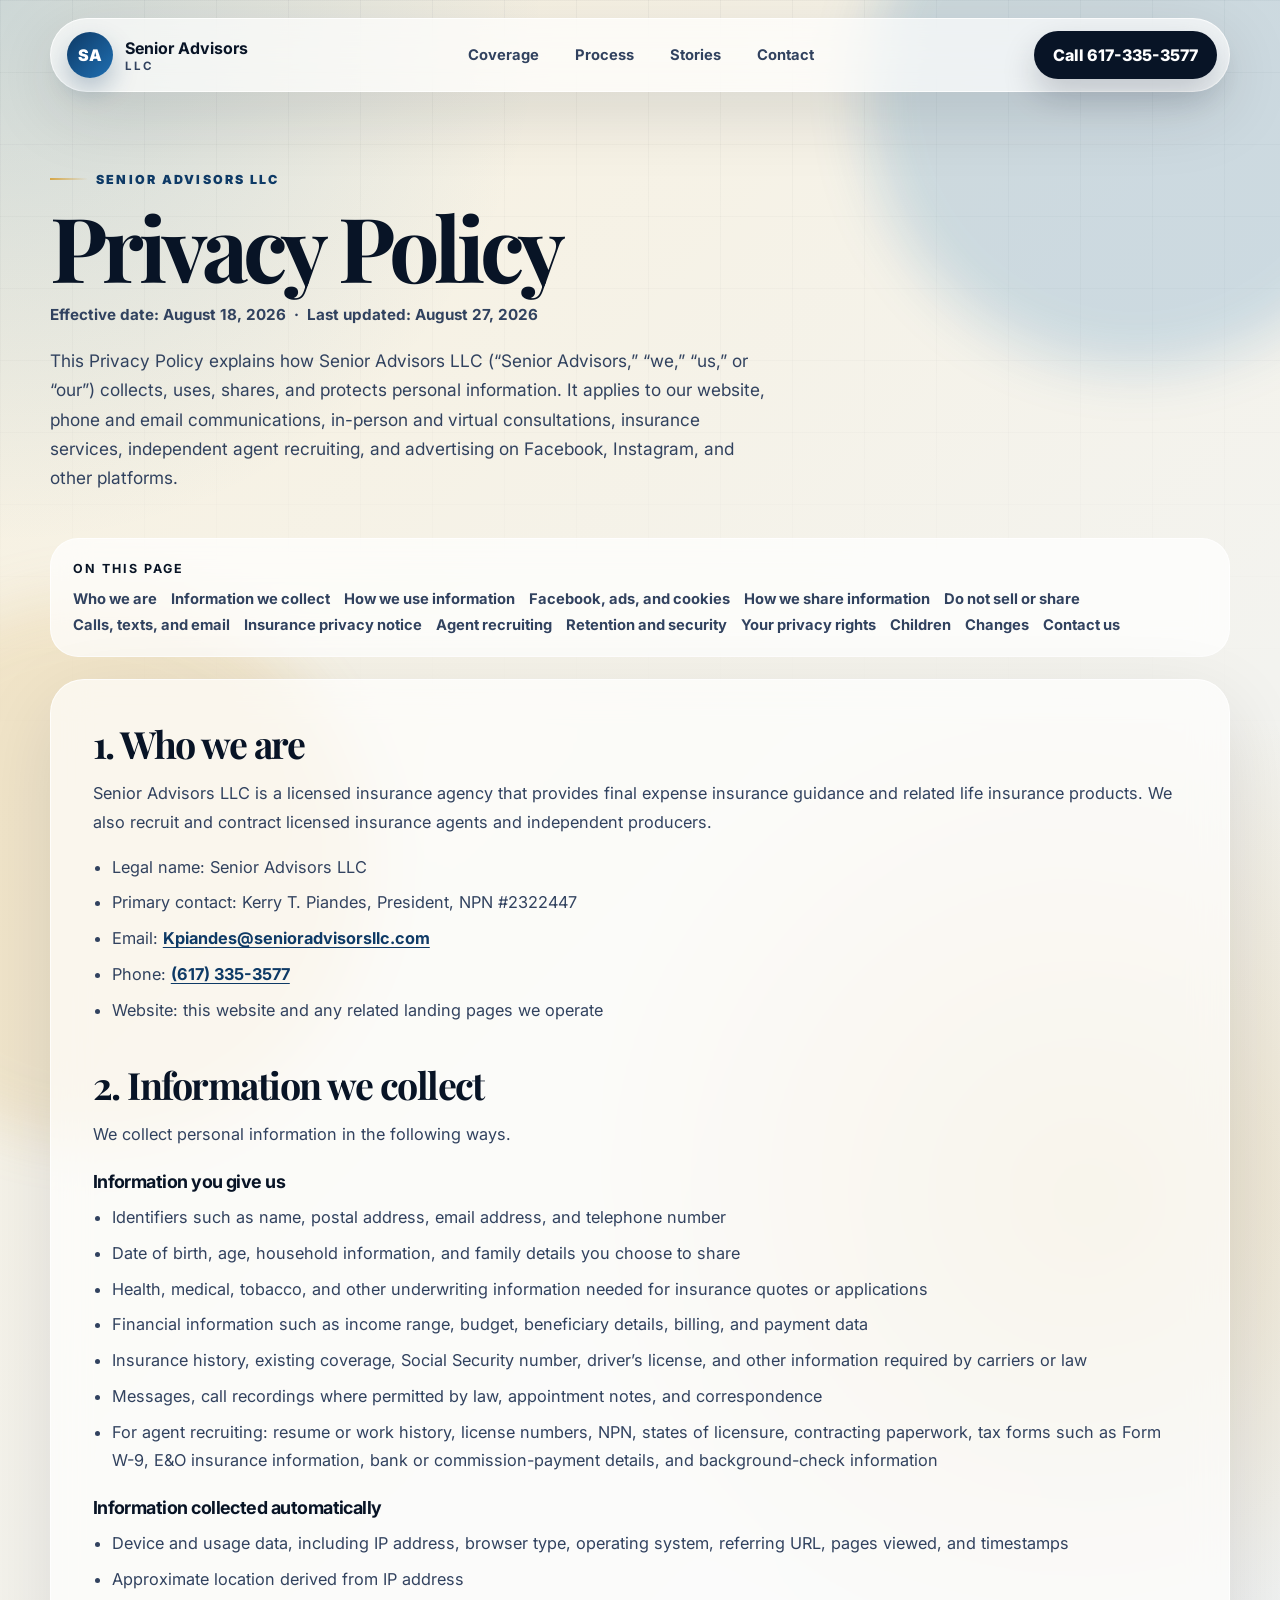
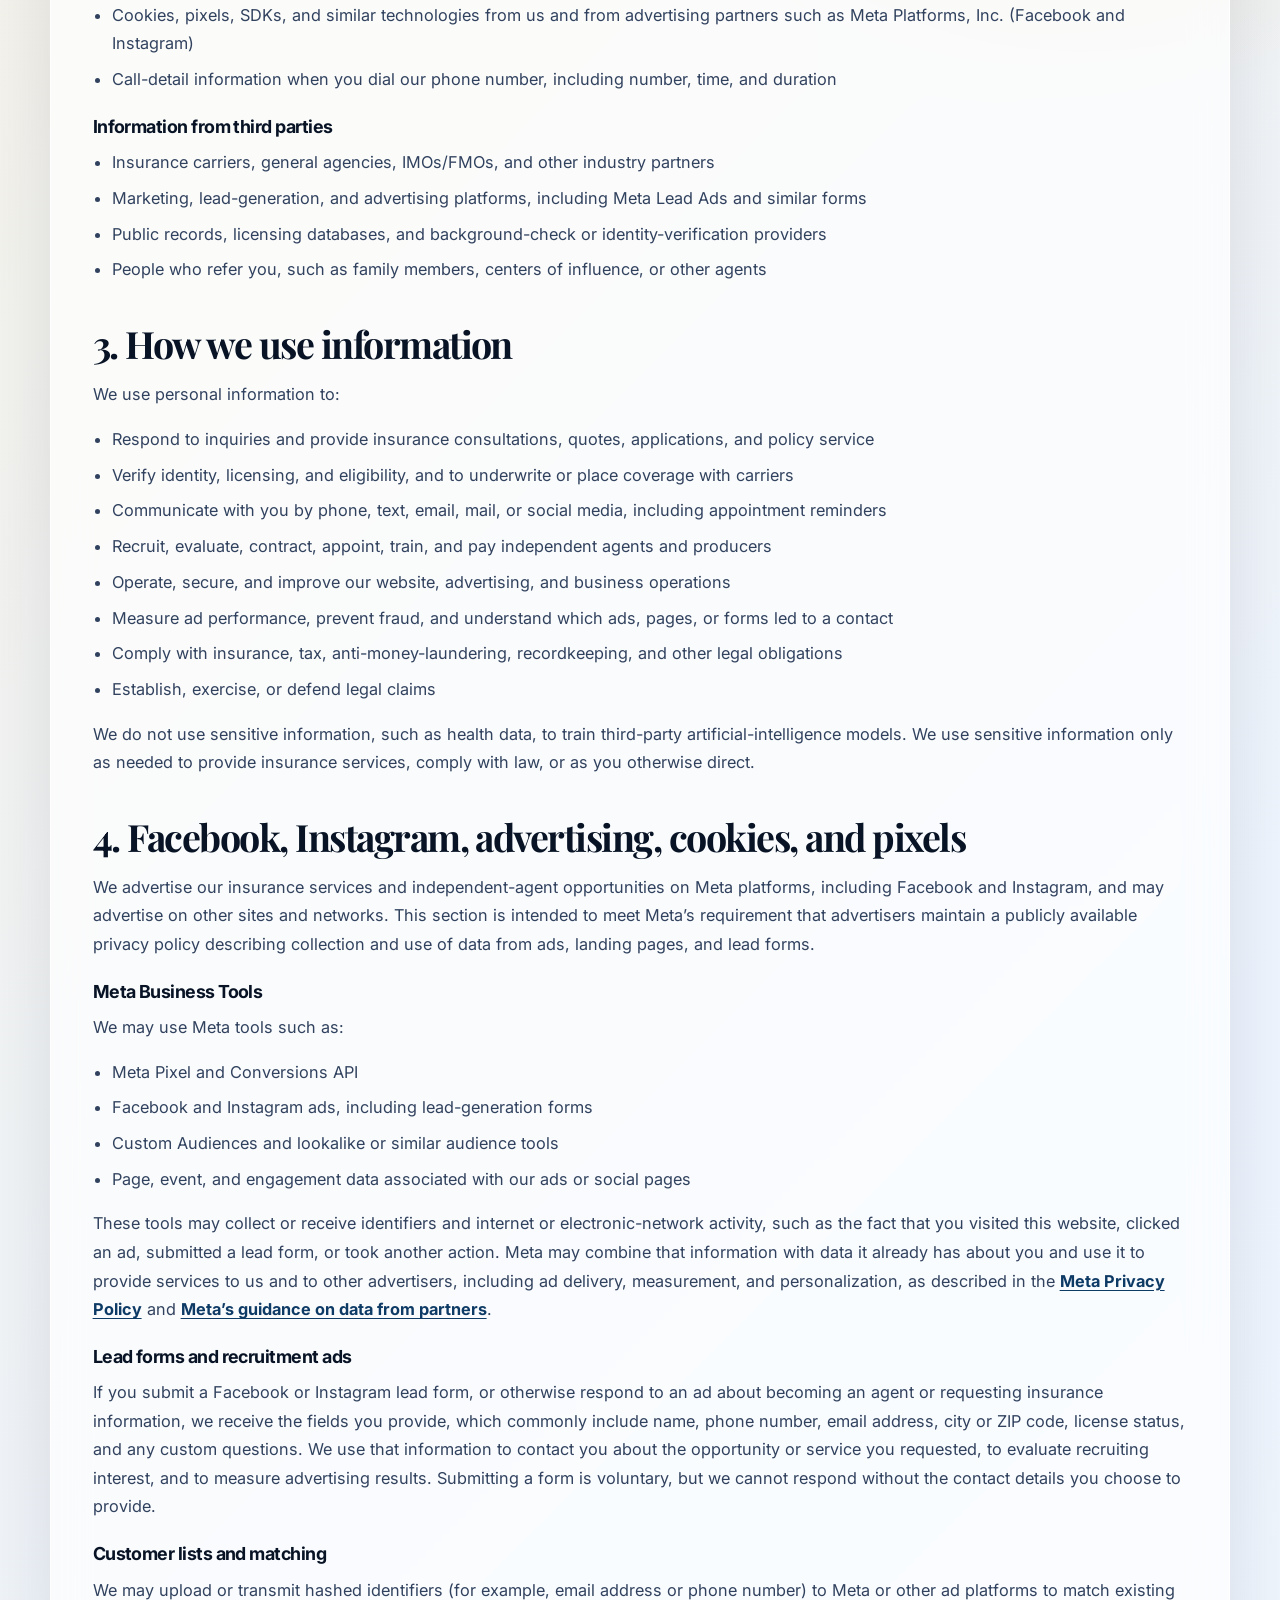
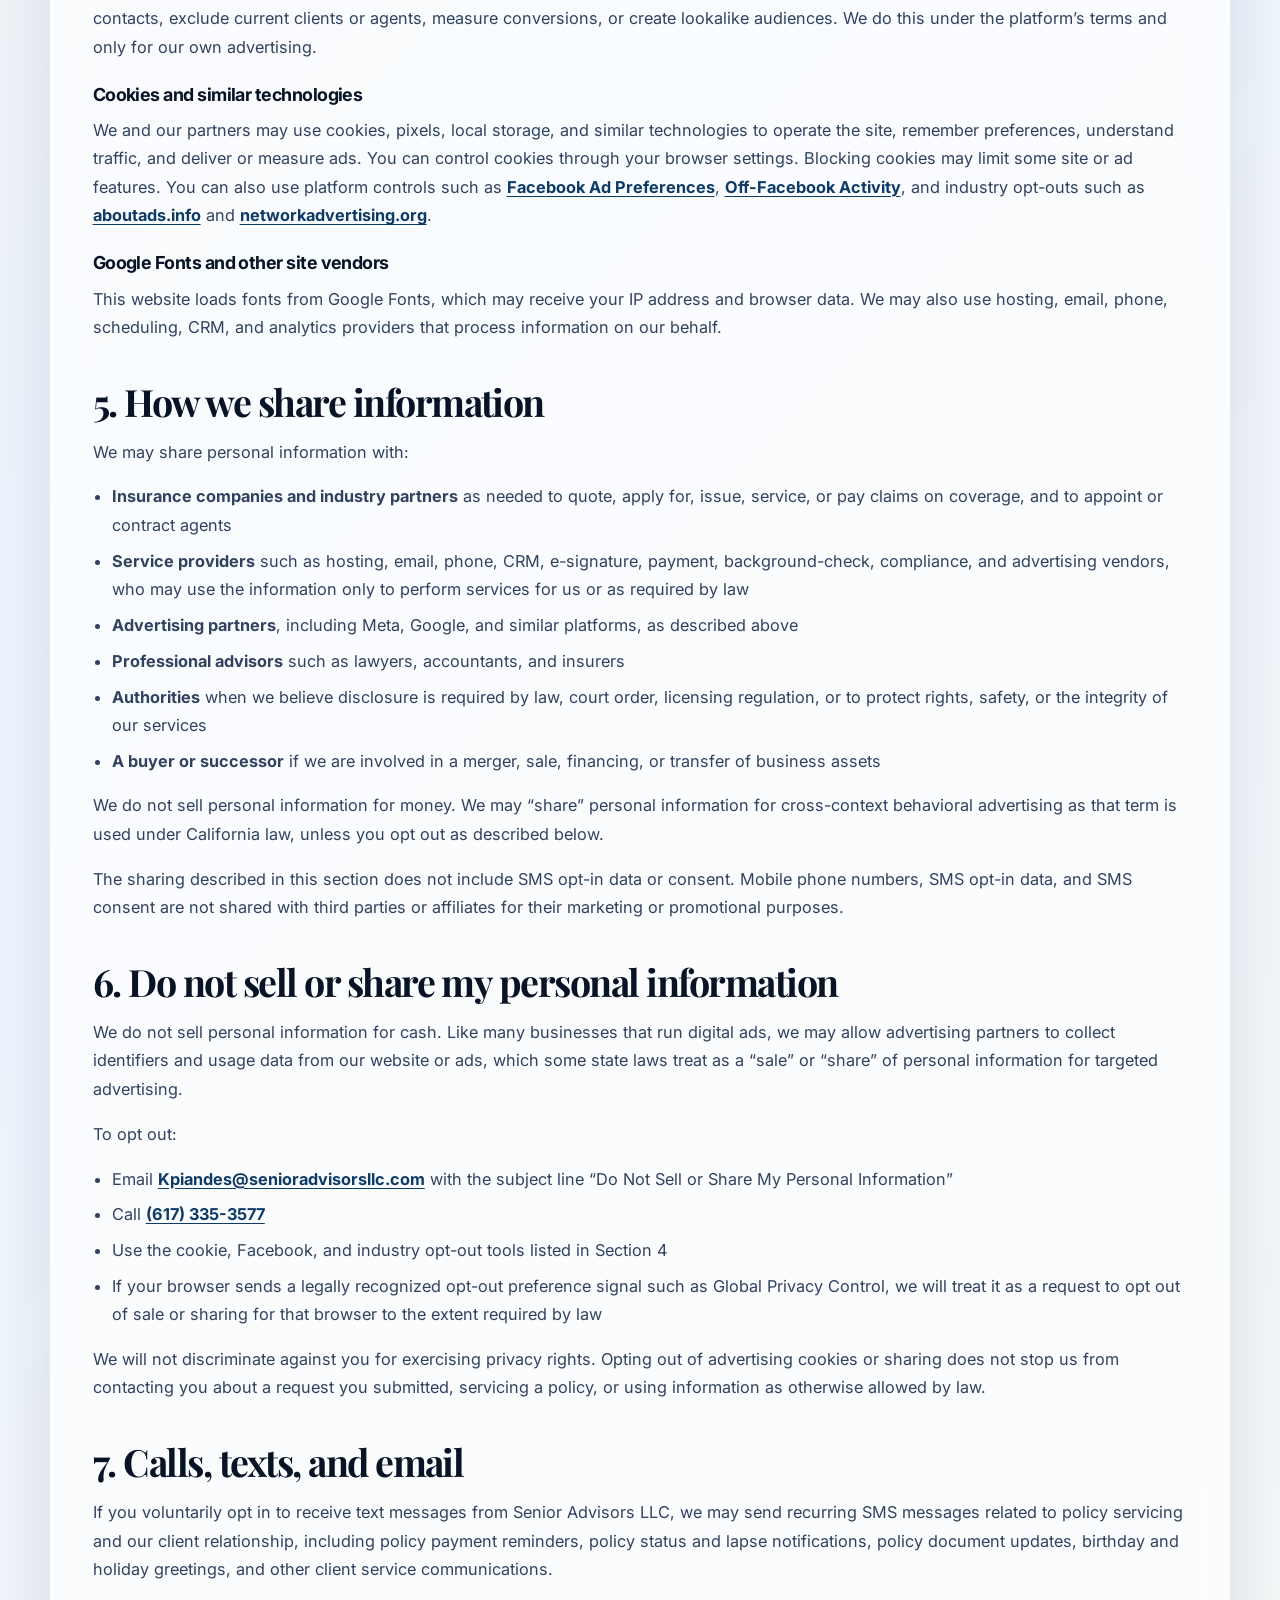
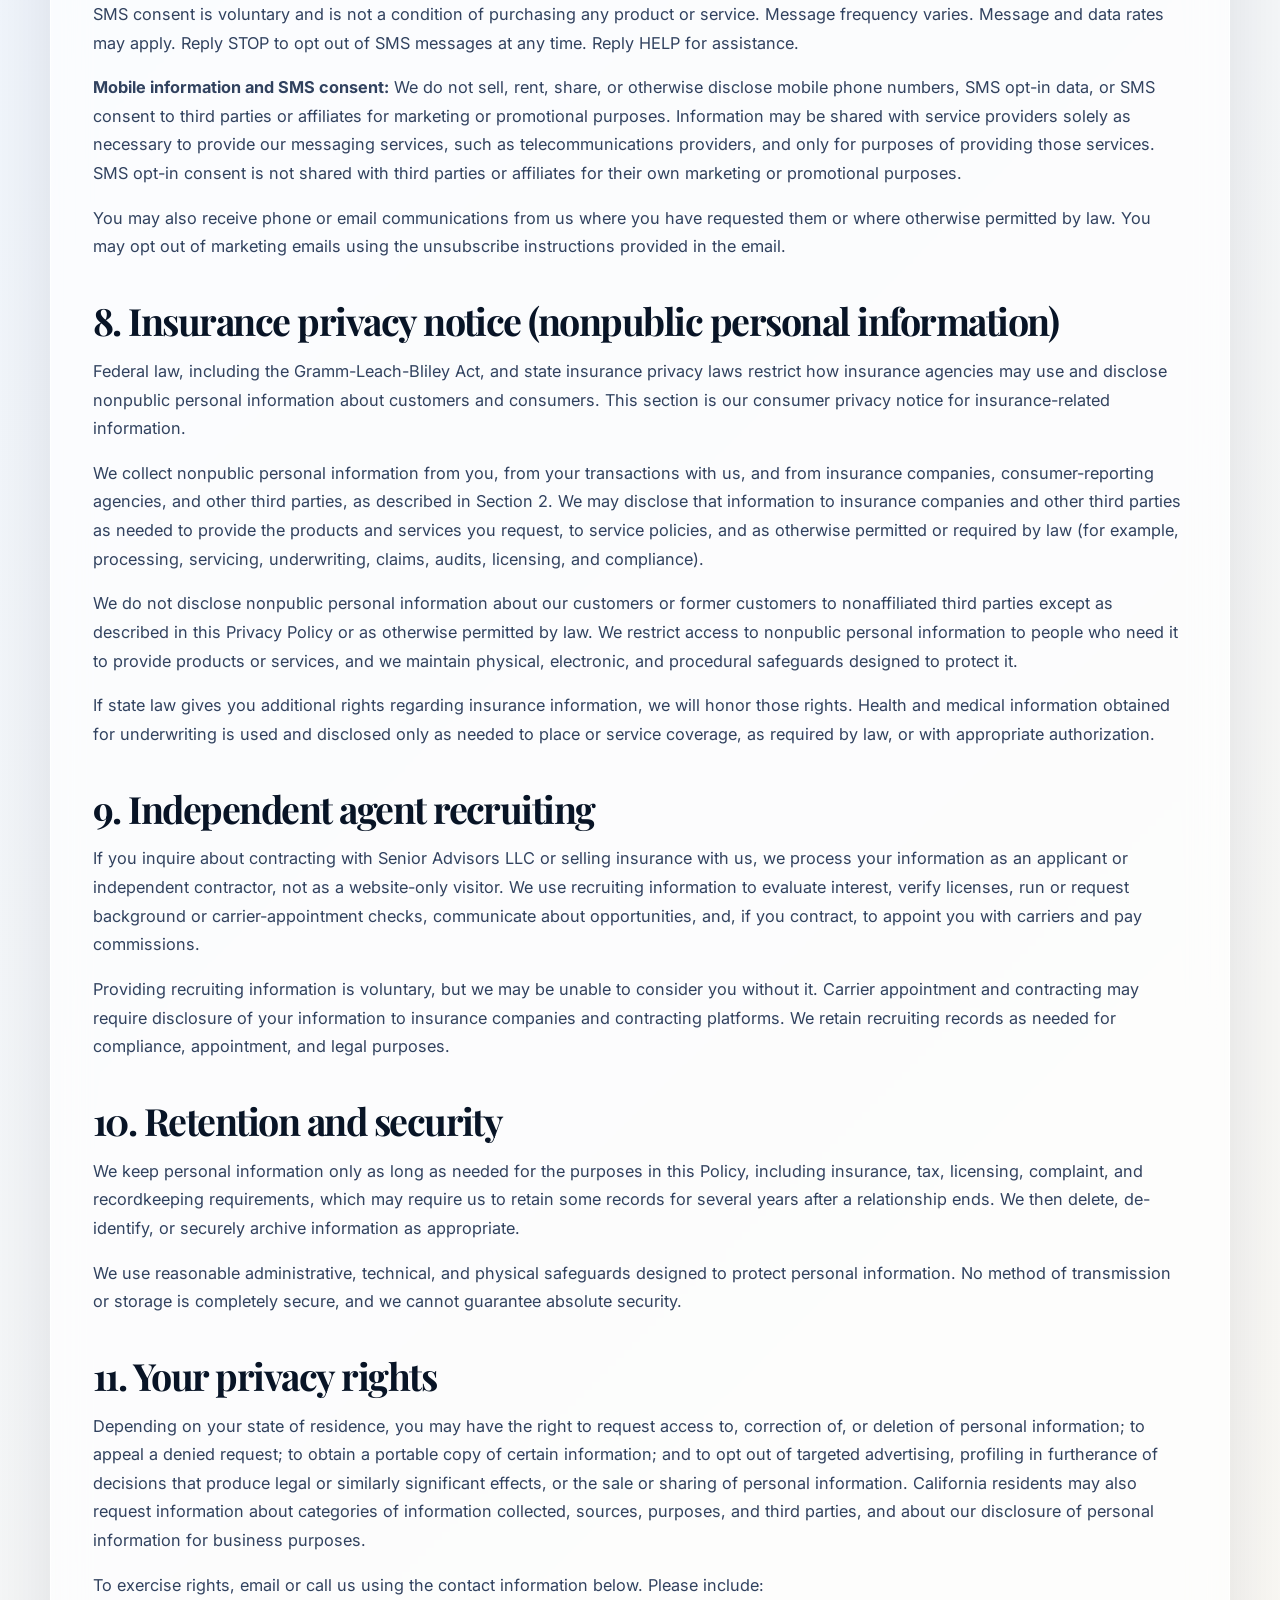
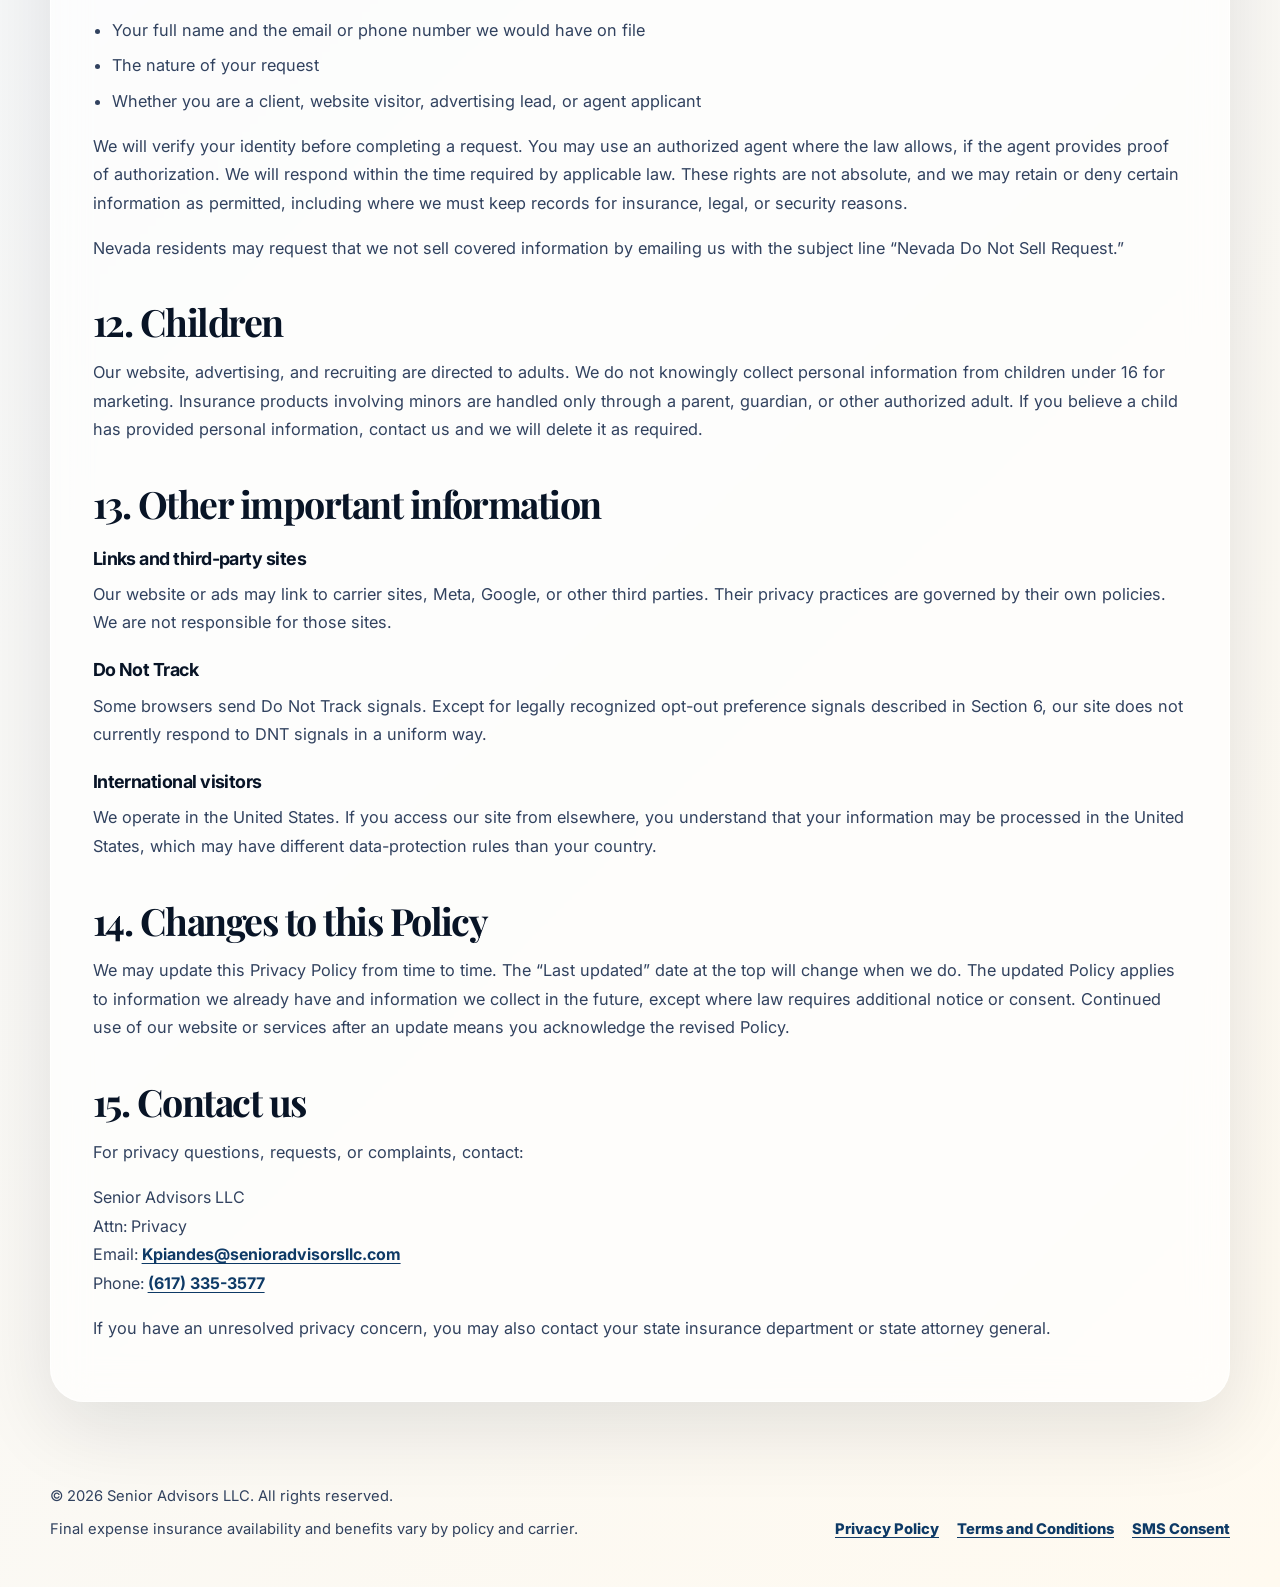
<file: privacy.html>
<!doctype html>
<html lang="en">
  <head>
    <meta charset="UTF-8" />
    <meta name="viewport" content="width=device-width, initial-scale=1.0" />
    <title>Privacy Policy | Senior Advisors LLC</title>
    <meta
      name="description"
      content="Privacy Policy for Senior Advisors LLC, including website visitors, insurance clients, job applicants, and Facebook and Instagram advertising."
    />
    <link rel="preconnect" href="https://fonts.googleapis.com" />
    <link rel="preconnect" href="https://fonts.gstatic.com" crossorigin />
    <link
      href="https://fonts.googleapis.com/css2?family=Inter:wght@400;500;600;700;800;900&family=Playfair+Display:wght@700;800&display=swap"
      rel="stylesheet"
    />
    <link rel="stylesheet" href="styles.css?v=privacy4" />
    <style>
      .legal-content,
      .legal-toc,
      .legal-hero,
      .legal-page .reveal {
        opacity: 1 !important;
        transform: none !important;
        visibility: visible !important;
      }
    </style>
  </head>
  <body>
    <div class="site-glow site-glow-one"></div>
    <div class="site-glow site-glow-two"></div>

    <header class="nav">
      <a class="brand" href="index.html" aria-label="Senior Advisors LLC home">
        <span class="brand-mark">SA</span>
        <span>
          <strong>Senior Advisors</strong>
          <small>LLC</small>
        </span>
      </a>

      <nav class="nav-links" aria-label="Primary navigation">
        <a href="index.html#coverage">Coverage</a>
        <a href="index.html#process">Process</a>
        <a href="index.html#testimonials">Stories</a>
        <a href="index.html#contact">Contact</a>
      </nav>

      <a class="nav-cta" href="tel:6173353577">Call 617-335-3577</a>
    </header>

    <main class="legal-page" id="top">
      <header class="legal-hero section-stack">
        <p class="eyebrow">Senior Advisors LLC</p>
        <h1>Privacy Policy</h1>
        <p class="legal-meta">
          Effective date: August 18, 2026 &nbsp;·&nbsp; Last updated: August 27, 2026
        </p>
        <p>
          This Privacy Policy explains how Senior Advisors LLC (“Senior Advisors,” “we,” “us,” or
          “our”) collects, uses, shares, and protects personal information. It applies to our
          website, phone and email communications, in-person and virtual consultations, insurance
          services, independent agent recruiting, and advertising on Facebook, Instagram, and other
          platforms.
        </p>
      </header>

      <div class="legal-layout section-stack">
        <nav class="legal-toc glass-card" aria-label="Privacy Policy contents">
          <strong>On this page</strong>
          <a href="#who-we-are">Who we are</a>
          <a href="#information-we-collect">Information we collect</a>
          <a href="#how-we-use">How we use information</a>
          <a href="#advertising">Facebook, ads, and cookies</a>
          <a href="#sharing">How we share information</a>
          <a href="#sale-share">Do not sell or share</a>
          <a href="#communications">Calls, texts, and email</a>
          <a href="#insurance-notice">Insurance privacy notice</a>
          <a href="#recruiting">Agent recruiting</a>
          <a href="#retention">Retention and security</a>
          <a href="#your-rights">Your privacy rights</a>
          <a href="#children">Children</a>
          <a href="#changes">Changes</a>
          <a href="#contact">Contact us</a>
        </nav>

        <article class="legal-content" style="opacity: 1; transform: none; visibility: visible">
          <section id="who-we-are">
            <h2>1. Who we are</h2>
            <p>
              Senior Advisors LLC is a licensed insurance agency that provides final expense
              insurance guidance and related life insurance products. We also recruit and contract
              licensed insurance agents and independent producers.
            </p>
            <ul>
              <li>Legal name: Senior Advisors LLC</li>
              <li>Primary contact: Kerry T. Piandes, President, NPN #2322447</li>
              <li>Email: <a href="mailto:Kpiandes@senioradvisorsllc.com">Kpiandes@senioradvisorsllc.com</a></li>
              <li>Phone: <a href="tel:6173353577">(617) 335-3577</a></li>
              <li>Website: this website and any related landing pages we operate</li>
            </ul>
          </section>

          <section id="information-we-collect">
            <h2>2. Information we collect</h2>
            <p>We collect personal information in the following ways.</p>

            <h3>Information you give us</h3>
            <ul>
              <li>Identifiers such as name, postal address, email address, and telephone number</li>
              <li>Date of birth, age, household information, and family details you choose to share</li>
              <li>Health, medical, tobacco, and other underwriting information needed for insurance quotes or applications</li>
              <li>Financial information such as income range, budget, beneficiary details, billing, and payment data</li>
              <li>Insurance history, existing coverage, Social Security number, driver’s license, and other information required by carriers or law</li>
              <li>Messages, call recordings where permitted by law, appointment notes, and correspondence</li>
              <li>
                For agent recruiting: resume or work history, license numbers, NPN, states of
                licensure, contracting paperwork, tax forms such as Form W-9, E&amp;O insurance
                information, bank or commission-payment details, and background-check information
              </li>
            </ul>

            <h3>Information collected automatically</h3>
            <ul>
              <li>Device and usage data, including IP address, browser type, operating system, referring URL, pages viewed, and timestamps</li>
              <li>Approximate location derived from IP address</li>
              <li>Cookies, pixels, SDKs, and similar technologies from us and from advertising partners such as Meta Platforms, Inc. (Facebook and Instagram)</li>
              <li>Call-detail information when you dial our phone number, including number, time, and duration</li>
            </ul>

            <h3>Information from third parties</h3>
            <ul>
              <li>Insurance carriers, general agencies, IMOs/FMOs, and other industry partners</li>
              <li>Marketing, lead-generation, and advertising platforms, including Meta Lead Ads and similar forms</li>
              <li>Public records, licensing databases, and background-check or identity-verification providers</li>
              <li>People who refer you, such as family members, centers of influence, or other agents</li>
            </ul>
          </section>

          <section id="how-we-use">
            <h2>3. How we use information</h2>
            <p>We use personal information to:</p>
            <ul>
              <li>Respond to inquiries and provide insurance consultations, quotes, applications, and policy service</li>
              <li>Verify identity, licensing, and eligibility, and to underwrite or place coverage with carriers</li>
              <li>Communicate with you by phone, text, email, mail, or social media, including appointment reminders</li>
              <li>Recruit, evaluate, contract, appoint, train, and pay independent agents and producers</li>
              <li>Operate, secure, and improve our website, advertising, and business operations</li>
              <li>Measure ad performance, prevent fraud, and understand which ads, pages, or forms led to a contact</li>
              <li>Comply with insurance, tax, anti-money-laundering, recordkeeping, and other legal obligations</li>
              <li>Establish, exercise, or defend legal claims</li>
            </ul>
            <p>
              We do not use sensitive information, such as health data, to train third-party
              artificial-intelligence models. We use sensitive information only as needed to provide
              insurance services, comply with law, or as you otherwise direct.
            </p>
          </section>

          <section id="advertising">
            <h2>4. Facebook, Instagram, advertising, cookies, and pixels</h2>
            <p>
              We advertise our insurance services and independent-agent opportunities on Meta
              platforms, including Facebook and Instagram, and may advertise on other sites and
              networks. This section is intended to meet Meta’s requirement that advertisers
              maintain a publicly available privacy policy describing collection and use of data
              from ads, landing pages, and lead forms.
            </p>

            <h3>Meta Business Tools</h3>
            <p>We may use Meta tools such as:</p>
            <ul>
              <li>Meta Pixel and Conversions API</li>
              <li>Facebook and Instagram ads, including lead-generation forms</li>
              <li>Custom Audiences and lookalike or similar audience tools</li>
              <li>Page, event, and engagement data associated with our ads or social pages</li>
            </ul>
            <p>
              These tools may collect or receive identifiers and internet or electronic-network
              activity, such as the fact that you visited this website, clicked an ad, submitted a
              lead form, or took another action. Meta may combine that information with data it
              already has about you and use it to provide services to us and to other advertisers,
              including ad delivery, measurement, and personalization, as described in the
              <a href="https://www.facebook.com/privacy/policy/" rel="noopener noreferrer" target="_blank">Meta Privacy Policy</a>
              and
              <a href="https://www.facebook.com/privacy/policy/?section_id=data-from-partners" rel="noopener noreferrer" target="_blank">Meta’s guidance on data from partners</a>.
            </p>

            <h3>Lead forms and recruitment ads</h3>
            <p>
              If you submit a Facebook or Instagram lead form, or otherwise respond to an ad about
              becoming an agent or requesting insurance information, we receive the fields you
              provide, which commonly include name, phone number, email address, city or ZIP code,
              license status, and any custom questions. We use that information to contact you about
              the opportunity or service you requested, to evaluate recruiting interest, and to
              measure advertising results. Submitting a form is voluntary, but we cannot respond
              without the contact details you choose to provide.
            </p>

            <h3>Customer lists and matching</h3>
            <p>
              We may upload or transmit hashed identifiers (for example, email address or phone
              number) to Meta or other ad platforms to match existing contacts, exclude current
              clients or agents, measure conversions, or create lookalike audiences. We do this
              under the platform’s terms and only for our own advertising.
            </p>

            <h3>Cookies and similar technologies</h3>
            <p>
              We and our partners may use cookies, pixels, local storage, and similar technologies
              to operate the site, remember preferences, understand traffic, and deliver or measure
              ads. You can control cookies through your browser settings. Blocking cookies may limit
              some site or ad features. You can also use platform controls such as
              <a href="https://www.facebook.com/settings?tab=ads" rel="noopener noreferrer" target="_blank">Facebook Ad Preferences</a>,
              <a href="https://www.facebook.com/off_facebook_activity" rel="noopener noreferrer" target="_blank">Off-Facebook Activity</a>,
              and industry opt-outs such as
              <a href="https://optout.aboutads.info/" rel="noopener noreferrer" target="_blank">aboutads.info</a>
              and
              <a href="https://optout.networkadvertising.org/" rel="noopener noreferrer" target="_blank">networkadvertising.org</a>.
            </p>

            <h3>Google Fonts and other site vendors</h3>
            <p>
              This website loads fonts from Google Fonts, which may receive your IP address and
              browser data. We may also use hosting, email, phone, scheduling, CRM, and analytics
              providers that process information on our behalf.
            </p>
          </section>

          <section id="sharing">
            <h2>5. How we share information</h2>
            <p>We may share personal information with:</p>
            <ul>
              <li>
                <strong>Insurance companies and industry partners</strong> as needed to quote, apply
                for, issue, service, or pay claims on coverage, and to appoint or contract agents
              </li>
              <li>
                <strong>Service providers</strong> such as hosting, email, phone, CRM, e-signature,
                payment, background-check, compliance, and advertising vendors, who may use the
                information only to perform services for us or as required by law
              </li>
              <li>
                <strong>Advertising partners</strong>, including Meta, Google, and similar platforms,
                as described above
              </li>
              <li>
                <strong>Professional advisors</strong> such as lawyers, accountants, and insurers
              </li>
              <li>
                <strong>Authorities</strong> when we believe disclosure is required by law, court
                order, licensing regulation, or to protect rights, safety, or the integrity of our
                services
              </li>
              <li>
                <strong>A buyer or successor</strong> if we are involved in a merger, sale, financing,
                or transfer of business assets
              </li>
            </ul>
            <p>
              We do not sell personal information for money. We may “share” personal information for
              cross-context behavioral advertising as that term is used under California law, unless
              you opt out as described below.
            </p>
            <p>
              The sharing described in this section does not include SMS opt-in data or consent.
              Mobile phone numbers, SMS opt-in data, and SMS consent are not shared with third
              parties or affiliates for their marketing or promotional purposes.
            </p>
          </section>

          <section id="sale-share">
            <h2>6. Do not sell or share my personal information</h2>
            <p>
              We do not sell personal information for cash. Like many businesses that run digital
              ads, we may allow advertising partners to collect identifiers and usage data from our
              website or ads, which some state laws treat as a “sale” or “share” of personal
              information for targeted advertising.
            </p>
            <p>To opt out:</p>
            <ul>
              <li>
                Email
                <a href="mailto:Kpiandes@senioradvisorsllc.com?subject=Do%20Not%20Sell%20or%20Share%20My%20Personal%20Information">Kpiandes@senioradvisorsllc.com</a>
                with the subject line “Do Not Sell or Share My Personal Information”
              </li>
              <li>Call <a href="tel:6173353577">(617) 335-3577</a></li>
              <li>Use the cookie, Facebook, and industry opt-out tools listed in Section 4</li>
              <li>
                If your browser sends a legally recognized opt-out preference signal such as Global
                Privacy Control, we will treat it as a request to opt out of sale or sharing for
                that browser to the extent required by law
              </li>
            </ul>
            <p>
              We will not discriminate against you for exercising privacy rights. Opting out of
              advertising cookies or sharing does not stop us from contacting you about a request
              you submitted, servicing a policy, or using information as otherwise allowed by law.
            </p>
          </section>

          <section id="communications">
            <h2>7. Calls, texts, and email</h2>
            <p>
              If you voluntarily opt in to receive text messages from Senior Advisors LLC, we may
              send recurring SMS messages related to policy servicing and our client relationship,
              including policy payment reminders, policy status and lapse notifications, policy
              document updates, birthday and holiday greetings, and other client service
              communications.
            </p>
            <p>
              SMS consent is voluntary and is not a condition of purchasing any product or service.
              Message frequency varies. Message and data rates may apply. Reply STOP to opt out of
              SMS messages at any time. Reply HELP for assistance.
            </p>
            <p>
              <strong>Mobile information and SMS consent:</strong> We do not sell, rent, share, or
              otherwise disclose mobile phone numbers, SMS opt-in data, or SMS consent to third
              parties or affiliates for marketing or promotional purposes. Information may be shared
              with service providers solely as necessary to provide our messaging services, such as
              telecommunications providers, and only for purposes of providing those services. SMS
              opt-in consent is not shared with third parties or affiliates for their own marketing
              or promotional purposes.
            </p>
            <p>
              You may also receive phone or email communications from us where you have requested
              them or where otherwise permitted by law. You may opt out of marketing emails using
              the unsubscribe instructions provided in the email.
            </p>
          </section>

          <section id="insurance-notice">
            <h2>8. Insurance privacy notice (nonpublic personal information)</h2>
            <p>
              Federal law, including the Gramm-Leach-Bliley Act, and state insurance privacy laws
              restrict how insurance agencies may use and disclose nonpublic personal information
              about customers and consumers. This section is our consumer privacy notice for
              insurance-related information.
            </p>
            <p>
              We collect nonpublic personal information from you, from your transactions with us,
              and from insurance companies, consumer-reporting agencies, and other third parties, as
              described in Section 2. We may disclose that information to insurance companies and
              other third parties as needed to provide the products and services you request, to
              service policies, and as otherwise permitted or required by law (for example,
              processing, servicing, underwriting, claims, audits, licensing, and compliance).
            </p>
            <p>
              We do not disclose nonpublic personal information about our customers or former
              customers to nonaffiliated third parties except as described in this Privacy Policy or
              as otherwise permitted by law. We restrict access to nonpublic personal information to
              people who need it to provide products or services, and we maintain physical,
              electronic, and procedural safeguards designed to protect it.
            </p>
            <p>
              If state law gives you additional rights regarding insurance information, we will
              honor those rights. Health and medical information obtained for underwriting is used
              and disclosed only as needed to place or service coverage, as required by law, or with
              appropriate authorization.
            </p>
          </section>

          <section id="recruiting">
            <h2>9. Independent agent recruiting</h2>
            <p>
              If you inquire about contracting with Senior Advisors LLC or selling insurance with
              us, we process your information as an applicant or independent contractor, not as a
              website-only visitor. We use recruiting information to evaluate interest, verify
              licenses, run or request background or carrier-appointment checks, communicate about
              opportunities, and, if you contract, to appoint you with carriers and pay commissions.
            </p>
            <p>
              Providing recruiting information is voluntary, but we may be unable to consider you
              without it. Carrier appointment and contracting may require disclosure of your
              information to insurance companies and contracting platforms. We retain recruiting
              records as needed for compliance, appointment, and legal purposes.
            </p>
          </section>

          <section id="retention">
            <h2>10. Retention and security</h2>
            <p>
              We keep personal information only as long as needed for the purposes in this Policy,
              including insurance, tax, licensing, complaint, and recordkeeping requirements, which
              may require us to retain some records for several years after a relationship ends. We
              then delete, de-identify, or securely archive information as appropriate.
            </p>
            <p>
              We use reasonable administrative, technical, and physical safeguards designed to
              protect personal information. No method of transmission or storage is completely
              secure, and we cannot guarantee absolute security.
            </p>
          </section>

          <section id="your-rights">
            <h2>11. Your privacy rights</h2>
            <p>
              Depending on your state of residence, you may have the right to request access to,
              correction of, or deletion of personal information; to appeal a denied request; to
              obtain a portable copy of certain information; and to opt out of targeted advertising,
              profiling in furtherance of decisions that produce legal or similarly significant
              effects, or the sale or sharing of personal information. California residents may also
              request information about categories of information collected, sources, purposes, and
              third parties, and about our disclosure of personal information for business purposes.
            </p>
            <p>To exercise rights, email or call us using the contact information below. Please include:</p>
            <ul>
              <li>Your full name and the email or phone number we would have on file</li>
              <li>The nature of your request</li>
              <li>Whether you are a client, website visitor, advertising lead, or agent applicant</li>
            </ul>
            <p>
              We will verify your identity before completing a request. You may use an authorized
              agent where the law allows, if the agent provides proof of authorization. We will
              respond within the time required by applicable law. These rights are not absolute, and
              we may retain or deny certain information as permitted, including where we must keep
              records for insurance, legal, or security reasons.
            </p>
            <p>
              Nevada residents may request that we not sell covered information by emailing us with
              the subject line “Nevada Do Not Sell Request.”
            </p>
          </section>

          <section id="children">
            <h2>12. Children</h2>
            <p>
              Our website, advertising, and recruiting are directed to adults. We do not knowingly
              collect personal information from children under 16 for marketing. Insurance products
              involving minors are handled only through a parent, guardian, or other authorized
              adult. If you believe a child has provided personal information, contact us and we
              will delete it as required.
            </p>
          </section>

          <section id="other">
            <h2>13. Other important information</h2>
            <h3>Links and third-party sites</h3>
            <p>
              Our website or ads may link to carrier sites, Meta, Google, or other third parties.
              Their privacy practices are governed by their own policies. We are not responsible for
              those sites.
            </p>
            <h3>Do Not Track</h3>
            <p>
              Some browsers send Do Not Track signals. Except for legally recognized opt-out
              preference signals described in Section 6, our site does not currently respond to DNT
              signals in a uniform way.
            </p>
            <h3>International visitors</h3>
            <p>
              We operate in the United States. If you access our site from elsewhere, you understand
              that your information may be processed in the United States, which may have different
              data-protection rules than your country.
            </p>
          </section>

          <section id="changes">
            <h2>14. Changes to this Policy</h2>
            <p>
              We may update this Privacy Policy from time to time. The “Last updated” date at the
              top will change when we do. The updated Policy applies to information we already have
              and information we collect in the future, except where law requires additional notice
              or consent. Continued use of our website or services after an update means you
              acknowledge the revised Policy.
            </p>
          </section>

          <section id="contact">
            <h2>15. Contact us</h2>
            <p>For privacy questions, requests, or complaints, contact:</p>
            <address>
              Senior Advisors LLC<br />
              Attn: Privacy<br />
              Email:
              <a href="mailto:Kpiandes@senioradvisorsllc.com">Kpiandes@senioradvisorsllc.com</a><br />
              Phone: <a href="tel:6173353577">(617) 335-3577</a>
            </address>
            <p>
              If you have an unresolved privacy concern, you may also contact your state insurance
              department or state attorney general.
            </p>
          </section>
        </article>
      </div>
    </main>

    <footer class="footer">
      <div class="footer-copy">
        <p>&copy; <span id="year"></span> Senior Advisors LLC. All rights reserved.</p>
        <p>Final expense insurance availability and benefits vary by policy and carrier.</p>
      </div>
      <nav class="footer-links" aria-label="Legal">
        <a href="policy.html" aria-current="page">Privacy Policy</a>
        <a href="terms.html">Terms and Conditions</a>
        <a href="sms-consent.html">SMS Consent</a>
      </nav>
    </footer>

    <script>
      document.querySelectorAll(".reveal").forEach((element) => {
        element.classList.add("is-visible");
      });
    </script>
    <script src="script.js?v=privacy4"></script>
  </body>
</html>
</file>
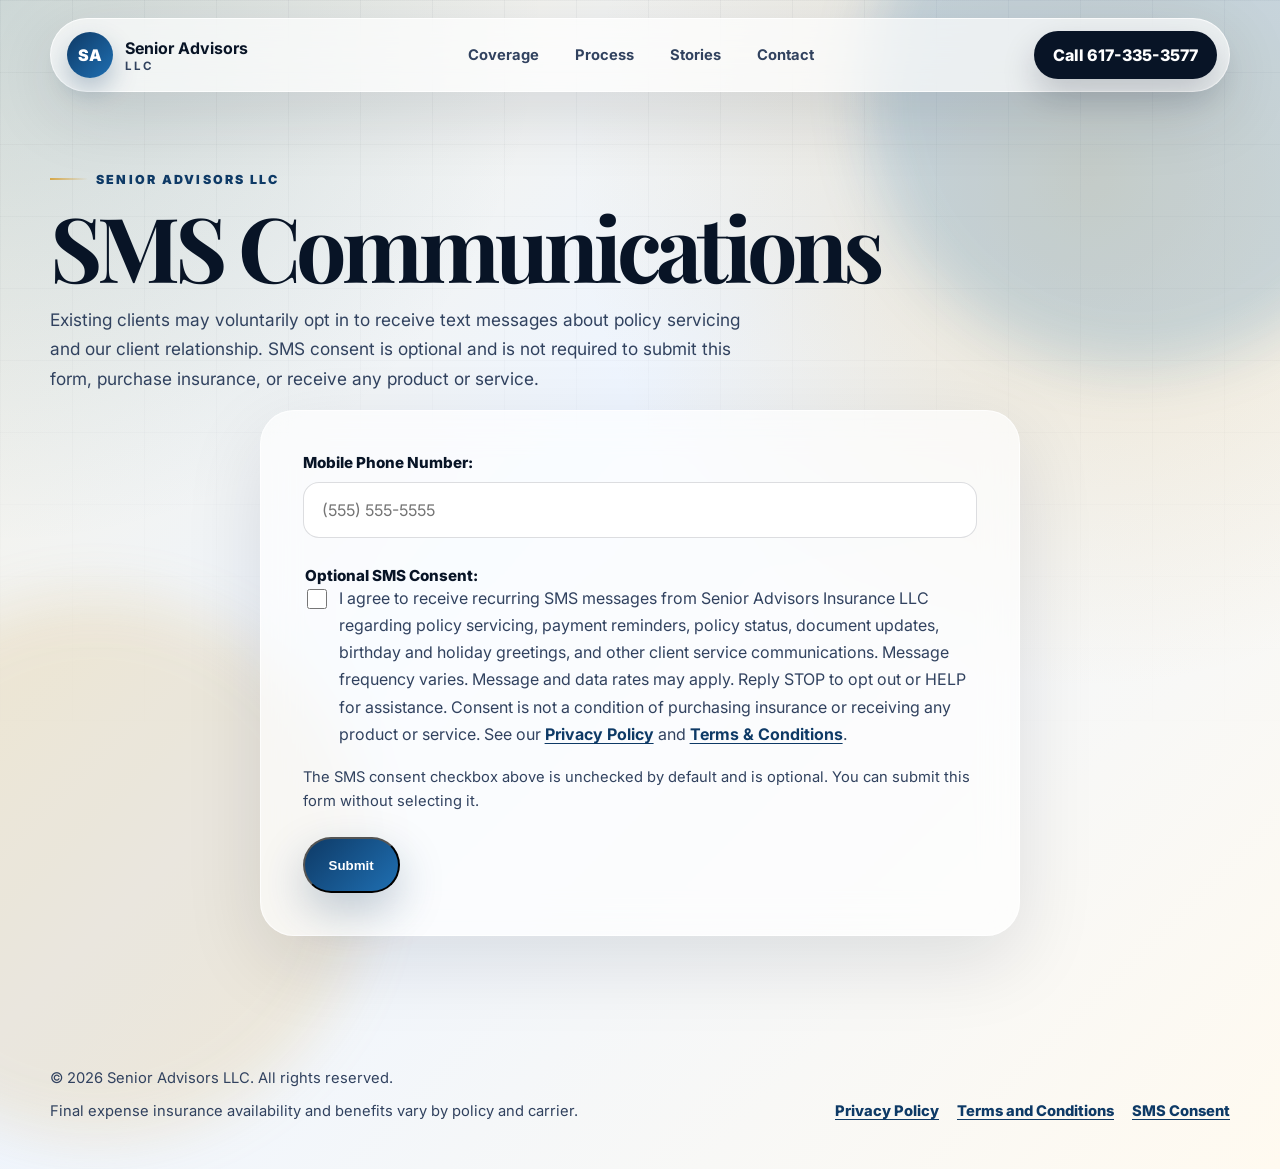
<file: sms-consent.html>
<!doctype html>
<html lang="en">
  <head>
    <meta charset="UTF-8" />
    <meta name="viewport" content="width=device-width, initial-scale=1.0" />
    <title>SMS Communications | Senior Advisors LLC</title>
    <meta
      name="description"
      content="Optional SMS consent form for Senior Advisors LLC clients. Opt in to receive policy servicing text messages. Reply STOP to opt out."
    />
    <meta name="robots" content="index, follow" />
    <link rel="preconnect" href="https://fonts.googleapis.com" />
    <link rel="preconnect" href="https://fonts.gstatic.com" crossorigin />
    <link
      href="https://fonts.googleapis.com/css2?family=Inter:wght@400;500;600;700;800;900&family=Playfair+Display:wght@700;800&display=swap"
      rel="stylesheet"
    />
    <link rel="stylesheet" href="styles.css?v=sms1" />
    <style>
      .legal-content,
      .legal-hero,
      .legal-page .reveal {
        opacity: 1 !important;
        transform: none !important;
        visibility: visible !important;
      }
    </style>
  </head>
  <body>
    <div class="site-glow site-glow-one"></div>
    <div class="site-glow site-glow-two"></div>

    <header class="nav">
      <a class="brand" href="index.html" aria-label="Senior Advisors LLC home">
        <span class="brand-mark">SA</span>
        <span>
          <strong>Senior Advisors</strong>
          <small>LLC</small>
        </span>
      </a>

      <nav class="nav-links" aria-label="Primary navigation">
        <a href="index.html#coverage">Coverage</a>
        <a href="index.html#process">Process</a>
        <a href="index.html#testimonials">Stories</a>
        <a href="index.html#contact">Contact</a>
      </nav>

      <a class="nav-cta" href="tel:6173353577">Call 617-335-3577</a>
    </header>

    <main class="legal-page" id="top">
      <header class="legal-hero section-stack">
        <p class="eyebrow">Senior Advisors LLC</p>
        <h1>SMS Communications</h1>
        <p>
          Existing clients may voluntarily opt in to receive text messages about policy servicing
          and our client relationship. SMS consent is optional and is not required to submit this
          form, purchase insurance, or receive any product or service.
        </p>
      </header>

      <div class="section-stack">
        <form
          id="sms-consent-form"
          class="sms-consent-card"
          action="#"
          method="post"
          novalidate
        >
          <div class="sms-field">
            <label for="mobile-phone">Mobile Phone Number:</label>
            <input
              id="mobile-phone"
              name="mobile_phone"
              type="tel"
              inputmode="tel"
              autocomplete="tel"
              placeholder="(555) 555-5555"
              required
            />
          </div>

          <fieldset class="sms-consent-fieldset">
            <legend>Optional SMS Consent:</legend>
            <label class="sms-consent-option" for="sms-opt-in">
              <input
                id="sms-opt-in"
                name="sms_opt_in"
                type="checkbox"
                value="yes"
              />
              <span>
                I agree to receive recurring SMS messages from Senior Advisors Insurance LLC
                regarding policy servicing, payment reminders, policy status, document updates,
                birthday and holiday greetings, and other client service communications. Message
                frequency varies. Message and data rates may apply. Reply STOP to opt out or HELP
                for assistance. Consent is not a condition of purchasing insurance or receiving any
                product or service. See our
                <a href="policy.html">Privacy Policy</a>
                and
                <a href="terms.html">Terms &amp; Conditions</a>.
              </span>
            </label>
          </fieldset>

          <p class="sms-note">
            The SMS consent checkbox above is unchecked by default and is optional. You can submit
            this form without selecting it.
          </p>

          <button class="button button-primary" type="submit">Submit</button>

          <p id="sms-form-status" class="sms-form-status" role="status" aria-live="polite" hidden></p>
        </form>
      </div>
    </main>

    <footer class="footer">
      <div class="footer-copy">
        <p>&copy; <span id="year"></span> Senior Advisors LLC. All rights reserved.</p>
        <p>Final expense insurance availability and benefits vary by policy and carrier.</p>
      </div>
      <nav class="footer-links" aria-label="Legal">
        <a href="policy.html">Privacy Policy</a>
        <a href="terms.html">Terms and Conditions</a>
        <a href="sms-consent.html" aria-current="page">SMS Consent</a>
      </nav>
    </footer>

    <script>
      document.querySelectorAll(".reveal").forEach((element) => {
        element.classList.add("is-visible");
      });

      const form = document.getElementById("sms-consent-form");
      const status = document.getElementById("sms-form-status");
      const checkbox = document.getElementById("sms-opt-in");

      // Ensure checkbox remains optional and unchecked by default for Twilio review.
      checkbox.checked = false;
      checkbox.removeAttribute("required");

      form.addEventListener("submit", (event) => {
        event.preventDefault();

        const phone = document.getElementById("mobile-phone").value.trim();
        if (!phone) {
          status.hidden = false;
          status.textContent = "Please enter a mobile phone number.";
          return;
        }

        status.hidden = false;
        if (checkbox.checked) {
          status.textContent =
            "Thank you. Your number was submitted with optional SMS consent selected.";
        } else {
          status.textContent =
            "Thank you. Your number was submitted without SMS consent. No text messages will be sent based on this form.";
        }

        form.reset();
        checkbox.checked = false;
      });
    </script>
    <script src="script.js?v=sms1"></script>
  </body>
</html>
</file>
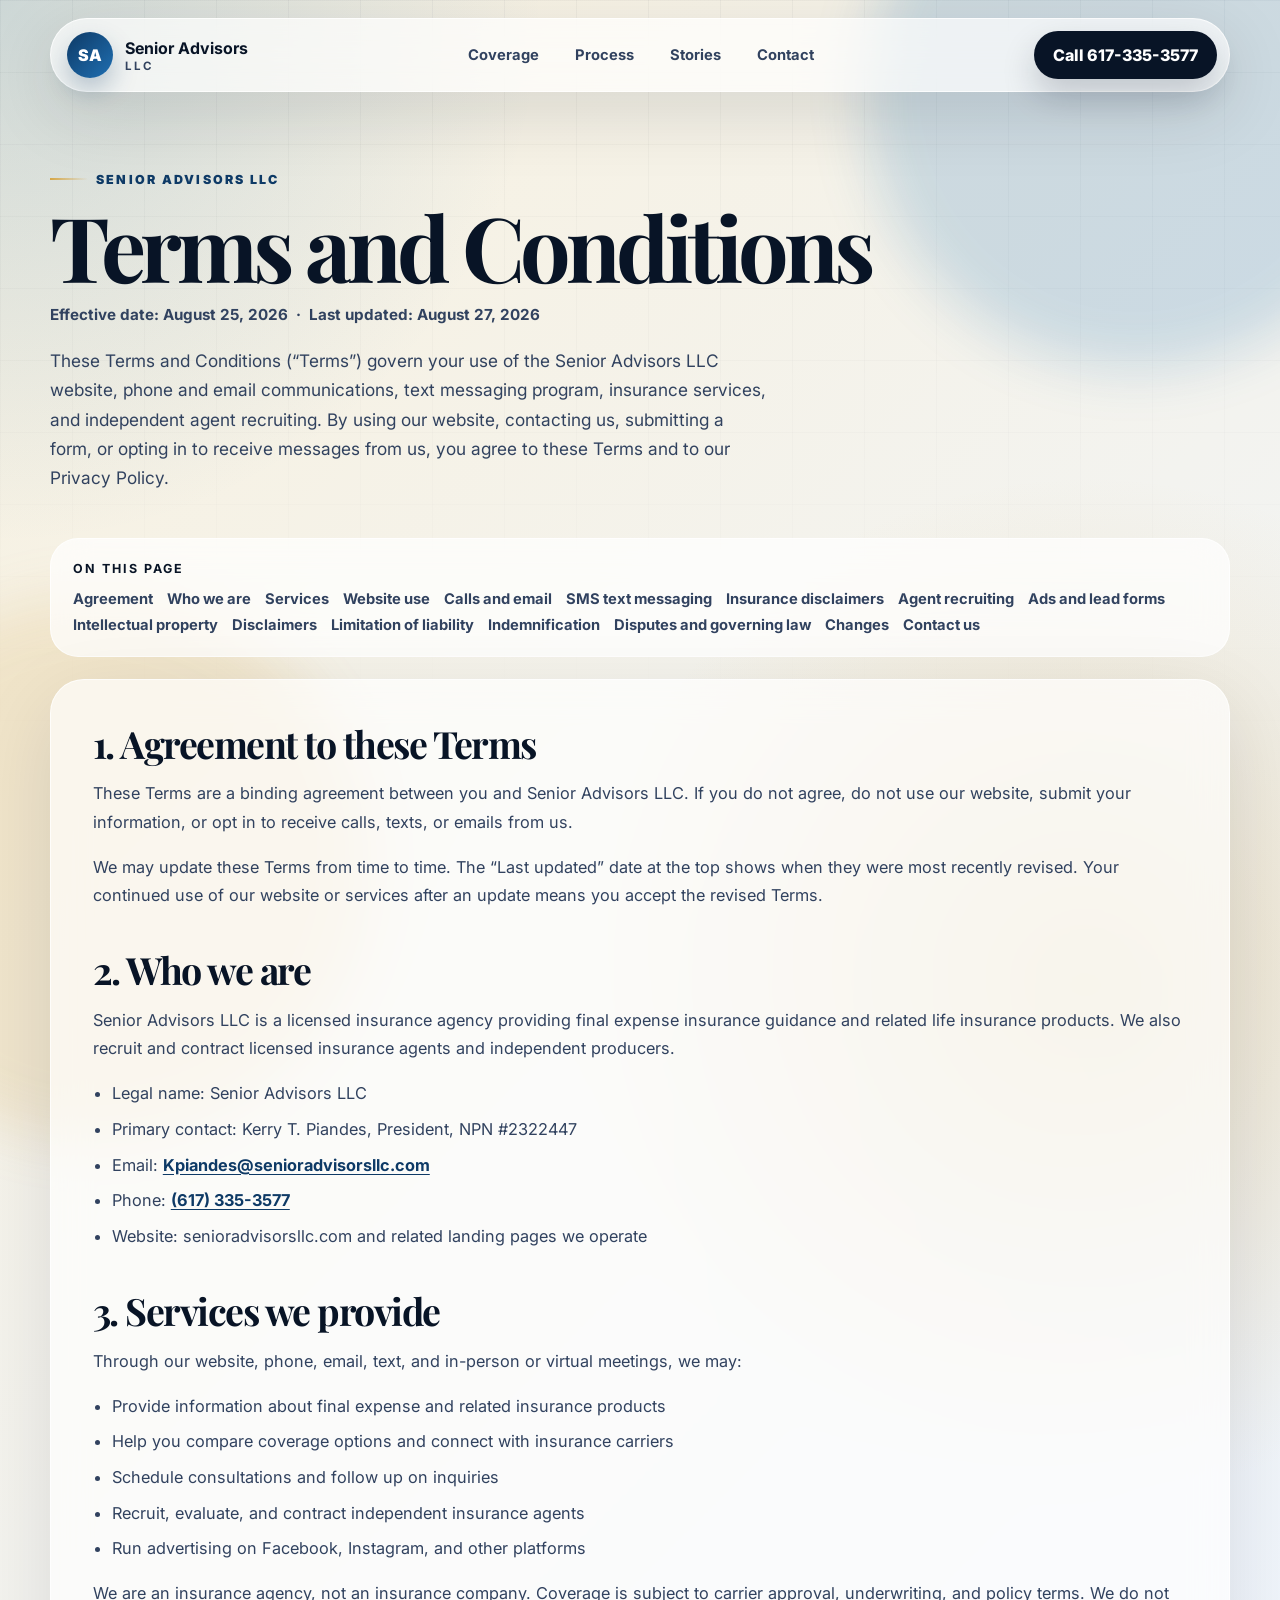
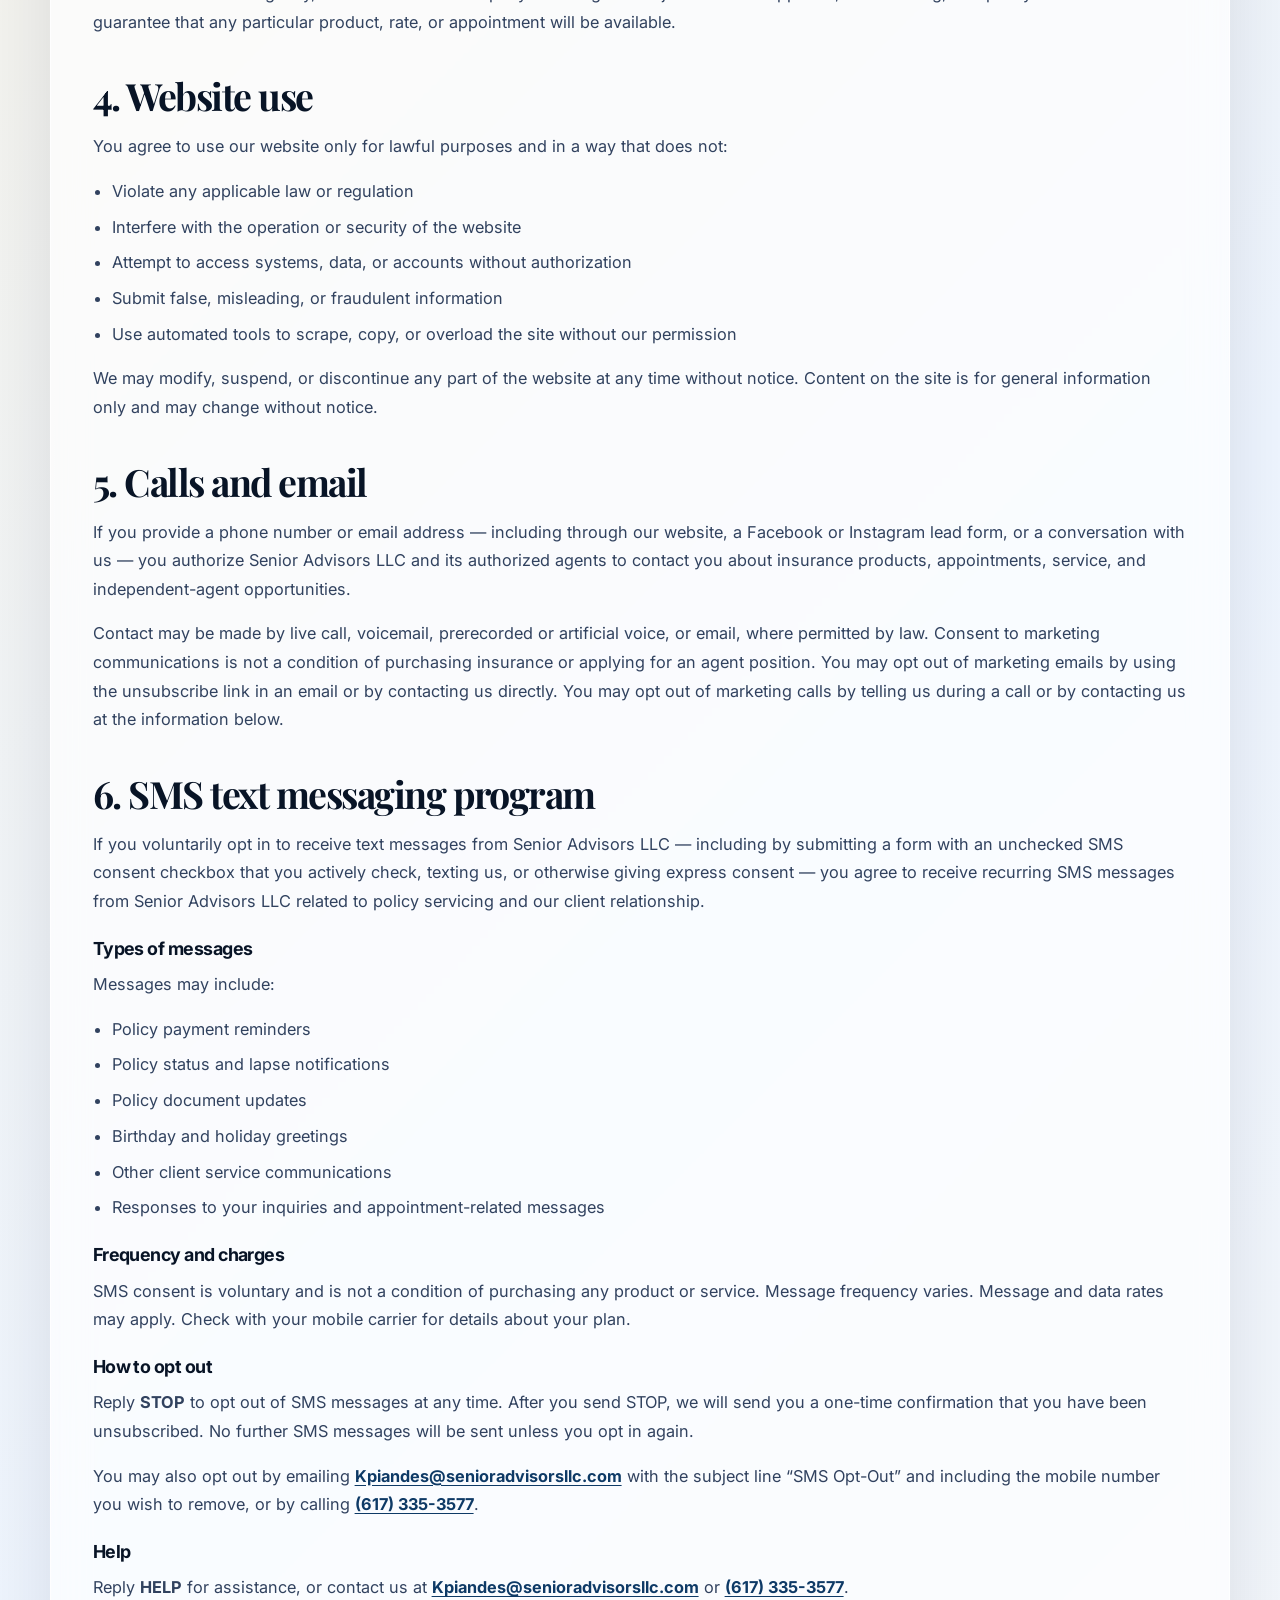
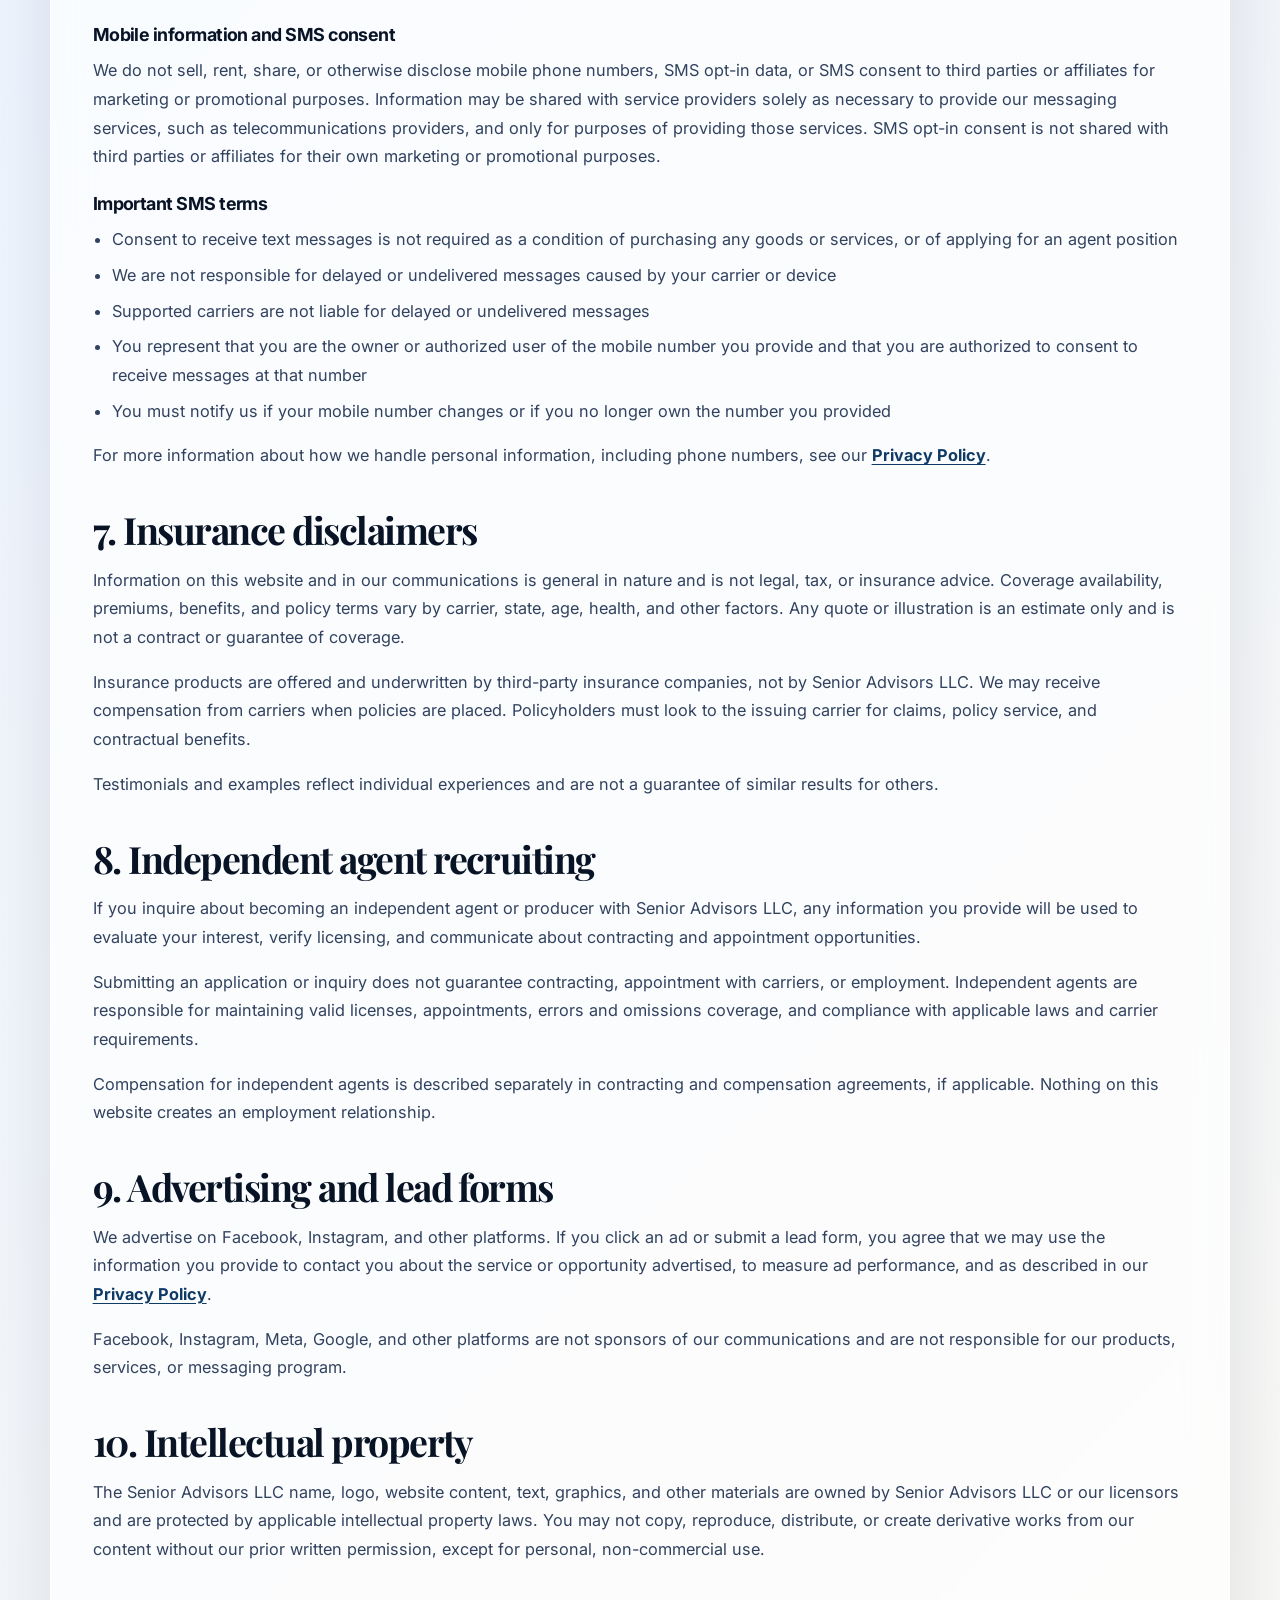
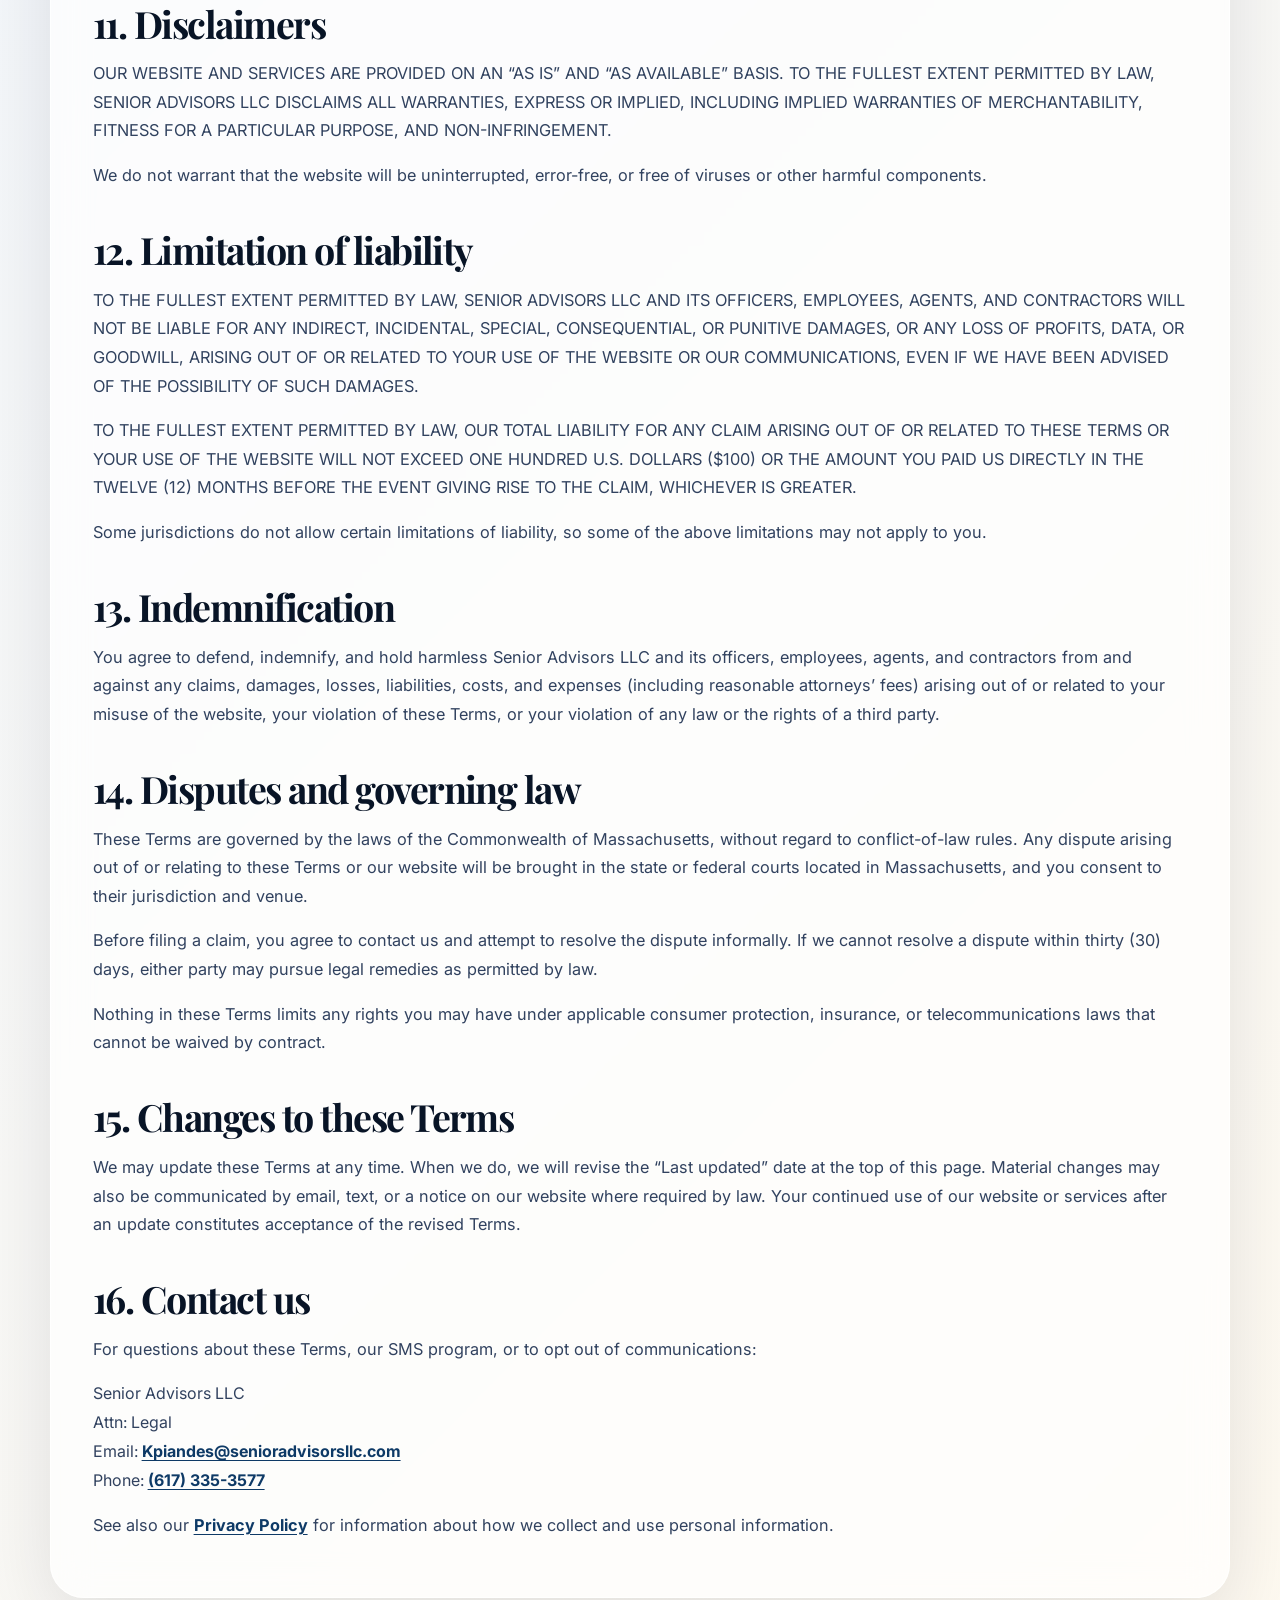
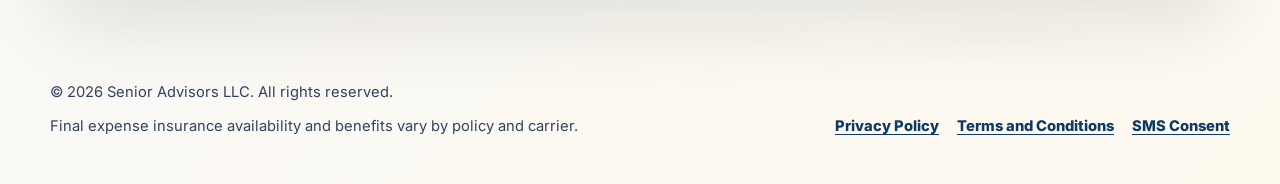
<file: terms.html>
<!doctype html>
<html lang="en">
  <head>
    <meta charset="UTF-8" />
    <meta name="viewport" content="width=device-width, initial-scale=1.0" />
    <title>Terms and Conditions | Senior Advisors LLC</title>
    <meta
      name="description"
      content="Terms and Conditions for Senior Advisors LLC, including website use, insurance services, agent recruiting, and SMS text messaging with STOP opt-out."
    />
    <link rel="preconnect" href="https://fonts.googleapis.com" />
    <link rel="preconnect" href="https://fonts.gstatic.com" crossorigin />
    <link
      href="https://fonts.googleapis.com/css2?family=Inter:wght@400;500;600;700;800;900&family=Playfair+Display:wght@700;800&display=swap"
      rel="stylesheet"
    />
    <link rel="stylesheet" href="styles.css?v=terms2" />
    <style>
      .legal-content,
      .legal-toc,
      .legal-hero,
      .legal-page .reveal {
        opacity: 1 !important;
        transform: none !important;
        visibility: visible !important;
      }
    </style>
  </head>
  <body>
    <div class="site-glow site-glow-one"></div>
    <div class="site-glow site-glow-two"></div>

    <header class="nav">
      <a class="brand" href="index.html" aria-label="Senior Advisors LLC home">
        <span class="brand-mark">SA</span>
        <span>
          <strong>Senior Advisors</strong>
          <small>LLC</small>
        </span>
      </a>

      <nav class="nav-links" aria-label="Primary navigation">
        <a href="index.html#coverage">Coverage</a>
        <a href="index.html#process">Process</a>
        <a href="index.html#testimonials">Stories</a>
        <a href="index.html#contact">Contact</a>
      </nav>

      <a class="nav-cta" href="tel:6173353577">Call 617-335-3577</a>
    </header>

    <main class="legal-page" id="top">
      <header class="legal-hero section-stack">
        <p class="eyebrow">Senior Advisors LLC</p>
        <h1>Terms and Conditions</h1>
        <p class="legal-meta">
          Effective date: August 25, 2026 &nbsp;·&nbsp; Last updated: August 27, 2026
        </p>
        <p>
          These Terms and Conditions (“Terms”) govern your use of the Senior Advisors LLC website,
          phone and email communications, text messaging program, insurance services, and independent
          agent recruiting. By using our website, contacting us, submitting a form, or opting in to
          receive messages from us, you agree to these Terms and to our
          <a href="policy.html">Privacy Policy</a>.
        </p>
      </header>

      <div class="legal-layout section-stack">
        <nav class="legal-toc glass-card" aria-label="Terms and Conditions contents">
          <strong>On this page</strong>
          <a href="#agreement">Agreement</a>
          <a href="#who-we-are">Who we are</a>
          <a href="#services">Services</a>
          <a href="#website-use">Website use</a>
          <a href="#communications">Calls and email</a>
          <a href="#sms">SMS text messaging</a>
          <a href="#insurance">Insurance disclaimers</a>
          <a href="#recruiting">Agent recruiting</a>
          <a href="#advertising">Ads and lead forms</a>
          <a href="#ip">Intellectual property</a>
          <a href="#disclaimers">Disclaimers</a>
          <a href="#liability">Limitation of liability</a>
          <a href="#indemnity">Indemnification</a>
          <a href="#disputes">Disputes and governing law</a>
          <a href="#changes">Changes</a>
          <a href="#contact">Contact us</a>
        </nav>

        <article class="legal-content" style="opacity: 1; transform: none; visibility: visible">
          <section id="agreement">
            <h2>1. Agreement to these Terms</h2>
            <p>
              These Terms are a binding agreement between you and Senior Advisors LLC. If you do not
              agree, do not use our website, submit your information, or opt in to receive calls,
              texts, or emails from us.
            </p>
            <p>
              We may update these Terms from time to time. The “Last updated” date at the top shows
              when they were most recently revised. Your continued use of our website or services
              after an update means you accept the revised Terms.
            </p>
          </section>

          <section id="who-we-are">
            <h2>2. Who we are</h2>
            <p>
              Senior Advisors LLC is a licensed insurance agency providing final expense insurance
              guidance and related life insurance products. We also recruit and contract licensed
              insurance agents and independent producers.
            </p>
            <ul>
              <li>Legal name: Senior Advisors LLC</li>
              <li>Primary contact: Kerry T. Piandes, President, NPN #2322447</li>
              <li>Email: <a href="mailto:Kpiandes@senioradvisorsllc.com">Kpiandes@senioradvisorsllc.com</a></li>
              <li>Phone: <a href="tel:6173353577">(617) 335-3577</a></li>
              <li>Website: senioradvisorsllc.com and related landing pages we operate</li>
            </ul>
          </section>

          <section id="services">
            <h2>3. Services we provide</h2>
            <p>Through our website, phone, email, text, and in-person or virtual meetings, we may:</p>
            <ul>
              <li>Provide information about final expense and related insurance products</li>
              <li>Help you compare coverage options and connect with insurance carriers</li>
              <li>Schedule consultations and follow up on inquiries</li>
              <li>Recruit, evaluate, and contract independent insurance agents</li>
              <li>Run advertising on Facebook, Instagram, and other platforms</li>
            </ul>
            <p>
              We are an insurance agency, not an insurance company. Coverage is subject to carrier
              approval, underwriting, and policy terms. We do not guarantee that any particular
              product, rate, or appointment will be available.
            </p>
          </section>

          <section id="website-use">
            <h2>4. Website use</h2>
            <p>You agree to use our website only for lawful purposes and in a way that does not:</p>
            <ul>
              <li>Violate any applicable law or regulation</li>
              <li>Interfere with the operation or security of the website</li>
              <li>Attempt to access systems, data, or accounts without authorization</li>
              <li>Submit false, misleading, or fraudulent information</li>
              <li>Use automated tools to scrape, copy, or overload the site without our permission</li>
            </ul>
            <p>
              We may modify, suspend, or discontinue any part of the website at any time without
              notice. Content on the site is for general information only and may change without
              notice.
            </p>
          </section>

          <section id="communications">
            <h2>5. Calls and email</h2>
            <p>
              If you provide a phone number or email address — including through our website, a
              Facebook or Instagram lead form, or a conversation with us — you authorize Senior
              Advisors LLC and its authorized agents to contact you about insurance products,
              appointments, service, and independent-agent opportunities.
            </p>
            <p>
              Contact may be made by live call, voicemail, prerecorded or artificial voice, or email,
              where permitted by law. Consent to marketing communications is not a condition of
              purchasing insurance or applying for an agent position. You may opt out of marketing
              emails by using the unsubscribe link in an email or by contacting us directly. You may
              opt out of marketing calls by telling us during a call or by contacting us at the
              information below.
            </p>
          </section>

          <section id="sms">
            <h2>6. SMS text messaging program</h2>
            <p>
              If you voluntarily opt in to receive text messages from Senior Advisors LLC — including
              by submitting a form with an unchecked SMS consent checkbox that you actively check,
              texting us, or otherwise giving express consent — you agree to receive recurring SMS
              messages from Senior Advisors LLC related to policy servicing and our client
              relationship.
            </p>

            <h3>Types of messages</h3>
            <p>Messages may include:</p>
            <ul>
              <li>Policy payment reminders</li>
              <li>Policy status and lapse notifications</li>
              <li>Policy document updates</li>
              <li>Birthday and holiday greetings</li>
              <li>Other client service communications</li>
              <li>Responses to your inquiries and appointment-related messages</li>
            </ul>

            <h3>Frequency and charges</h3>
            <p>
              SMS consent is voluntary and is not a condition of purchasing any product or service.
              Message frequency varies. Message and data rates may apply. Check with your mobile
              carrier for details about your plan.
            </p>

            <h3>How to opt out</h3>
            <p>
              Reply <strong>STOP</strong> to opt out of SMS messages at any time. After you send
              STOP, we will send you a one-time confirmation that you have been unsubscribed. No
              further SMS messages will be sent unless you opt in again.
            </p>
            <p>
              You may also opt out by emailing
              <a href="mailto:Kpiandes@senioradvisorsllc.com?subject=SMS%20Opt-Out">Kpiandes@senioradvisorsllc.com</a>
              with the subject line “SMS Opt-Out” and including the mobile number you wish to remove,
              or by calling <a href="tel:6173353577">(617) 335-3577</a>.
            </p>

            <h3>Help</h3>
            <p>
              Reply <strong>HELP</strong> for assistance, or contact us at
              <a href="mailto:Kpiandes@senioradvisorsllc.com">Kpiandes@senioradvisorsllc.com</a>
              or <a href="tel:6173353577">(617) 335-3577</a>.
            </p>

            <h3>Mobile information and SMS consent</h3>
            <p>
              We do not sell, rent, share, or otherwise disclose mobile phone numbers, SMS opt-in
              data, or SMS consent to third parties or affiliates for marketing or promotional
              purposes. Information may be shared with service providers solely as necessary to
              provide our messaging services, such as telecommunications providers, and only for
              purposes of providing those services. SMS opt-in consent is not shared with third
              parties or affiliates for their own marketing or promotional purposes.
            </p>

            <h3>Important SMS terms</h3>
            <ul>
              <li>
                Consent to receive text messages is not required as a condition of purchasing any
                goods or services, or of applying for an agent position
              </li>
              <li>
                We are not responsible for delayed or undelivered messages caused by your carrier or
                device
              </li>
              <li>
                Supported carriers are not liable for delayed or undelivered messages
              </li>
              <li>
                You represent that you are the owner or authorized user of the mobile number you
                provide and that you are authorized to consent to receive messages at that number
              </li>
              <li>
                You must notify us if your mobile number changes or if you no longer own the number
                you provided
              </li>
            </ul>
            <p>
              For more information about how we handle personal information, including phone numbers,
              see our <a href="policy.html">Privacy Policy</a>.
            </p>
          </section>

          <section id="insurance">
            <h2>7. Insurance disclaimers</h2>
            <p>
              Information on this website and in our communications is general in nature and is not
              legal, tax, or insurance advice. Coverage availability, premiums, benefits, and policy
              terms vary by carrier, state, age, health, and other factors. Any quote or illustration
              is an estimate only and is not a contract or guarantee of coverage.
            </p>
            <p>
              Insurance products are offered and underwritten by third-party insurance companies, not
              by Senior Advisors LLC. We may receive compensation from carriers when policies are
              placed. Policyholders must look to the issuing carrier for claims, policy service, and
              contractual benefits.
            </p>
            <p>
              Testimonials and examples reflect individual experiences and are not a guarantee of
              similar results for others.
            </p>
          </section>

          <section id="recruiting">
            <h2>8. Independent agent recruiting</h2>
            <p>
              If you inquire about becoming an independent agent or producer with Senior Advisors
              LLC, any information you provide will be used to evaluate your interest, verify
              licensing, and communicate about contracting and appointment opportunities.
            </p>
            <p>
              Submitting an application or inquiry does not guarantee contracting, appointment with
              carriers, or employment. Independent agents are responsible for maintaining valid
              licenses, appointments, errors and omissions coverage, and compliance with applicable
              laws and carrier requirements.
            </p>
            <p>
              Compensation for independent agents is described separately in contracting and
              compensation agreements, if applicable. Nothing on this website creates an employment
              relationship.
            </p>
          </section>

          <section id="advertising">
            <h2>9. Advertising and lead forms</h2>
            <p>
              We advertise on Facebook, Instagram, and other platforms. If you click an ad or submit
              a lead form, you agree that we may use the information you provide to contact you about
              the service or opportunity advertised, to measure ad performance, and as described in
              our <a href="policy.html">Privacy Policy</a>.
            </p>
            <p>
              Facebook, Instagram, Meta, Google, and other platforms are not sponsors of our
              communications and are not responsible for our products, services, or messaging
              program.
            </p>
          </section>

          <section id="ip">
            <h2>10. Intellectual property</h2>
            <p>
              The Senior Advisors LLC name, logo, website content, text, graphics, and other
              materials are owned by Senior Advisors LLC or our licensors and are protected by
              applicable intellectual property laws. You may not copy, reproduce, distribute, or create
              derivative works from our content without our prior written permission, except for
              personal, non-commercial use.
            </p>
          </section>

          <section id="disclaimers">
            <h2>11. Disclaimers</h2>
            <p>
              OUR WEBSITE AND SERVICES ARE PROVIDED ON AN “AS IS” AND “AS AVAILABLE” BASIS. TO THE
              FULLEST EXTENT PERMITTED BY LAW, SENIOR ADVISORS LLC DISCLAIMS ALL WARRANTIES,
              EXPRESS OR IMPLIED, INCLUDING IMPLIED WARRANTIES OF MERCHANTABILITY, FITNESS FOR A
              PARTICULAR PURPOSE, AND NON-INFRINGEMENT.
            </p>
            <p>
              We do not warrant that the website will be uninterrupted, error-free, or free of
              viruses or other harmful components.
            </p>
          </section>

          <section id="liability">
            <h2>12. Limitation of liability</h2>
            <p>
              TO THE FULLEST EXTENT PERMITTED BY LAW, SENIOR ADVISORS LLC AND ITS OFFICERS,
              EMPLOYEES, AGENTS, AND CONTRACTORS WILL NOT BE LIABLE FOR ANY INDIRECT, INCIDENTAL,
              SPECIAL, CONSEQUENTIAL, OR PUNITIVE DAMAGES, OR ANY LOSS OF PROFITS, DATA, OR GOODWILL,
              ARISING OUT OF OR RELATED TO YOUR USE OF THE WEBSITE OR OUR COMMUNICATIONS, EVEN IF WE
              HAVE BEEN ADVISED OF THE POSSIBILITY OF SUCH DAMAGES.
            </p>
            <p>
              TO THE FULLEST EXTENT PERMITTED BY LAW, OUR TOTAL LIABILITY FOR ANY CLAIM ARISING OUT
              OF OR RELATED TO THESE TERMS OR YOUR USE OF THE WEBSITE WILL NOT EXCEED ONE HUNDRED
              U.S. DOLLARS ($100) OR THE AMOUNT YOU PAID US DIRECTLY IN THE TWELVE (12) MONTHS
              BEFORE THE EVENT GIVING RISE TO THE CLAIM, WHICHEVER IS GREATER.
            </p>
            <p>
              Some jurisdictions do not allow certain limitations of liability, so some of the above
              limitations may not apply to you.
            </p>
          </section>

          <section id="indemnity">
            <h2>13. Indemnification</h2>
            <p>
              You agree to defend, indemnify, and hold harmless Senior Advisors LLC and its officers,
              employees, agents, and contractors from and against any claims, damages, losses,
              liabilities, costs, and expenses (including reasonable attorneys’ fees) arising out of
              or related to your misuse of the website, your violation of these Terms, or your
              violation of any law or the rights of a third party.
            </p>
          </section>

          <section id="disputes">
            <h2>14. Disputes and governing law</h2>
            <p>
              These Terms are governed by the laws of the Commonwealth of Massachusetts, without
              regard to conflict-of-law rules. Any dispute arising out of or relating to these Terms
              or our website will be brought in the state or federal courts located in Massachusetts,
              and you consent to their jurisdiction and venue.
            </p>
            <p>
              Before filing a claim, you agree to contact us and attempt to resolve the dispute
              informally. If we cannot resolve a dispute within thirty (30) days, either party may
              pursue legal remedies as permitted by law.
            </p>
            <p>
              Nothing in these Terms limits any rights you may have under applicable consumer
              protection, insurance, or telecommunications laws that cannot be waived by contract.
            </p>
          </section>

          <section id="changes">
            <h2>15. Changes to these Terms</h2>
            <p>
              We may update these Terms at any time. When we do, we will revise the “Last updated”
              date at the top of this page. Material changes may also be communicated by email, text,
              or a notice on our website where required by law. Your continued use of our website or
              services after an update constitutes acceptance of the revised Terms.
            </p>
          </section>

          <section id="contact">
            <h2>16. Contact us</h2>
            <p>For questions about these Terms, our SMS program, or to opt out of communications:</p>
            <address>
              Senior Advisors LLC<br />
              Attn: Legal<br />
              Email:
              <a href="mailto:Kpiandes@senioradvisorsllc.com">Kpiandes@senioradvisorsllc.com</a><br />
              Phone: <a href="tel:6173353577">(617) 335-3577</a>
            </address>
            <p>
              See also our <a href="policy.html">Privacy Policy</a> for information about how we
              collect and use personal information.
            </p>
          </section>
        </article>
      </div>
    </main>

    <footer class="footer">
      <div class="footer-copy">
        <p>&copy; <span id="year"></span> Senior Advisors LLC. All rights reserved.</p>
        <p>Final expense insurance availability and benefits vary by policy and carrier.</p>
      </div>
      <nav class="footer-links" aria-label="Legal">
        <a href="policy.html">Privacy Policy</a>
        <a href="terms.html" aria-current="page">Terms and Conditions</a>
        <a href="sms-consent.html">SMS Consent</a>
      </nav>
    </footer>

    <script>
      document.querySelectorAll(".reveal").forEach((element) => {
        element.classList.add("is-visible");
      });
    </script>
    <script src="script.js?v=terms2"></script>
  </body>
</html>
</file>
<file: styles.css>
:root {
  --ink: #081426;
  --ink-soft: #31425f;
  --paper: #f7f3ea;
  --cream: #fff8ea;
  --gold: #d6a646;
  --gold-bright: #f0cb6b;
  --blue: #0e3a66;
  --blue-bright: #1f6fb2;
  --glass: rgba(255, 255, 255, 0.72);
  --shadow: 0 30px 90px rgba(7, 21, 40, 0.2);
  --radius: 34px;
}

* {
  box-sizing: border-box;
}

html {
  scroll-behavior: smooth;
}

body {
  margin: 0;
  min-height: 100vh;
  overflow-x: hidden;
  color: var(--ink);
  font-family: "Inter", system-ui, -apple-system, BlinkMacSystemFont, "Segoe UI", sans-serif;
  background:
    radial-gradient(circle at top left, rgba(31, 111, 178, 0.2), transparent 34rem),
    radial-gradient(circle at 85% 15%, rgba(214, 166, 70, 0.26), transparent 32rem),
    linear-gradient(135deg, #f8f1df 0%, #eef5ff 42%, #fffaf0 100%);
}

body::before {
  position: fixed;
  inset: 0;
  z-index: -3;
  pointer-events: none;
  content: "";
  background-image:
    linear-gradient(rgba(8, 20, 38, 0.045) 1px, transparent 1px),
    linear-gradient(90deg, rgba(8, 20, 38, 0.045) 1px, transparent 1px);
  background-size: 72px 72px;
  mask-image: linear-gradient(to bottom, rgba(0, 0, 0, 0.8), transparent 85%);
}

a {
  color: inherit;
  text-decoration: none;
}

img {
  display: block;
  max-width: 100%;
}

.site-glow {
  position: fixed;
  z-index: -2;
  width: 34rem;
  height: 34rem;
  border-radius: 999px;
  filter: blur(28px);
  opacity: 0.55;
  pointer-events: none;
}

.site-glow-one {
  top: -11rem;
  right: -8rem;
  background: rgba(31, 111, 178, 0.34);
}

.site-glow-two {
  bottom: -15rem;
  left: -11rem;
  background: rgba(214, 166, 70, 0.32);
}

.nav {
  position: sticky;
  top: 18px;
  z-index: 20;
  display: flex;
  align-items: center;
  justify-content: space-between;
  width: min(1180px, calc(100% - 32px));
  margin: 18px auto 0;
  padding: 12px;
  border: 1px solid rgba(255, 255, 255, 0.76);
  border-radius: 999px;
  background: rgba(255, 255, 255, 0.66);
  box-shadow: 0 20px 70px rgba(8, 20, 38, 0.13);
  backdrop-filter: blur(20px);
}

.brand,
.nav-links,
.hero-actions,
.trust-row {
  display: flex;
  align-items: center;
}

.brand {
  gap: 12px;
  padding-left: 4px;
  font-weight: 800;
}

.brand small {
  display: block;
  margin-top: 1px;
  color: var(--ink-soft);
  font-size: 0.72rem;
  font-weight: 700;
  letter-spacing: 0.18em;
  text-transform: uppercase;
}

.brand-mark {
  display: grid;
  width: 46px;
  height: 46px;
  place-items: center;
  border-radius: 50%;
  color: #fff;
  font-weight: 900;
  background: linear-gradient(135deg, var(--blue), var(--blue-bright));
  box-shadow: 0 12px 26px rgba(14, 58, 102, 0.28);
}

.nav-links {
  gap: 8px;
}

.nav-links a {
  padding: 11px 14px;
  border-radius: 999px;
  color: var(--ink-soft);
  font-size: 0.92rem;
  font-weight: 700;
  transition: 180ms ease;
}

.nav-links a:hover {
  color: var(--ink);
  background: rgba(14, 58, 102, 0.08);
}

.nav-cta,
.button {
  display: inline-flex;
  align-items: center;
  justify-content: center;
  border-radius: 999px;
  font-weight: 800;
  transition:
    transform 180ms ease,
    box-shadow 180ms ease,
    background 180ms ease;
}

.nav-cta {
  padding: 14px 19px;
  color: #fff;
  background: var(--ink);
  box-shadow: 0 16px 34px rgba(8, 20, 38, 0.2);
}

.nav-cta:hover,
.button:hover {
  transform: translateY(-3px);
}

.section-stack {
  width: min(1180px, calc(100% - 32px));
  margin: 0 auto;
}

.hero {
  display: grid;
  grid-template-columns: minmax(0, 1.04fr) minmax(280px, 0.78fr);
  gap: clamp(1.6rem, 5vw, 6rem);
  align-items: center;
  min-height: calc(100vh - 88px);
  padding: 92px 0 72px;
}

.hero-copy,
.hero-portrait {
  min-width: 0;
}

.eyebrow {
  display: inline-flex;
  gap: 8px;
  align-items: center;
  margin: 0 0 18px;
  color: var(--blue);
  font-size: 0.78rem;
  font-weight: 900;
  letter-spacing: 0.18em;
  text-transform: uppercase;
}

.eyebrow::before {
  width: 38px;
  height: 2px;
  content: "";
  background: linear-gradient(90deg, var(--gold), transparent);
}

h1,
h2,
h3,
p {
  margin-top: 0;
}

h1,
h2 {
  font-family: "Playfair Display", Georgia, serif;
  line-height: 0.94;
  letter-spacing: -0.055em;
}

h1 {
  max-width: 760px;
  margin-bottom: 26px;
  font-size: clamp(3.6rem, 7.8vw, 7.8rem);
}

h2 {
  margin-bottom: 24px;
  font-size: clamp(3rem, 6vw, 6.4rem);
}

h3 {
  margin-bottom: 14px;
  font-size: 1.45rem;
  letter-spacing: -0.03em;
}

.hero-text,
.section-intro p,
.feature-card p,
.process-card p,
.contact-card p,
.footer {
  color: var(--ink-soft);
  font-size: 1.05rem;
  line-height: 1.75;
}

.hero-text {
  max-width: 650px;
  font-size: clamp(1.08rem, 1.8vw, 1.35rem);
}

.hero-actions {
  flex-wrap: wrap;
  gap: 14px;
  margin: 34px 0 28px;
}

.button {
  min-height: 56px;
  padding: 0 24px;
}

.button-primary {
  color: #fff;
  background: linear-gradient(135deg, var(--blue), var(--blue-bright));
  box-shadow: 0 18px 45px rgba(14, 58, 102, 0.26);
}

.button-secondary {
  border: 1px solid rgba(8, 20, 38, 0.12);
  background: rgba(255, 255, 255, 0.72);
}

.trust-row {
  flex-wrap: wrap;
  gap: 10px;
}

.trust-row span {
  padding: 10px 14px;
  border: 1px solid rgba(8, 20, 38, 0.09);
  border-radius: 999px;
  color: var(--ink-soft);
  font-size: 0.88rem;
  font-weight: 800;
  background: rgba(255, 255, 255, 0.54);
}

.hero-portrait {
  position: relative;
}

.portrait-card {
  position: relative;
  isolation: isolate;
  overflow: hidden;
  padding: 16px;
  border: 1px solid rgba(255, 255, 255, 0.8);
  border-radius: 44px;
  background:
    linear-gradient(145deg, rgba(255, 255, 255, 0.62), rgba(255, 255, 255, 0.2)),
    radial-gradient(circle at 20% 20%, rgba(240, 203, 107, 0.35), transparent 32rem);
  box-shadow: var(--shadow);
}

.portrait-card img {
  width: 100%;
  aspect-ratio: 0.88;
  object-fit: cover;
  object-position: center top;
  border-radius: 34px;
  filter: saturate(1.04) contrast(1.03);
}

.portrait-badge,
.credential-card {
  position: absolute;
  box-shadow: 0 18px 55px rgba(8, 20, 38, 0.22);
}

.portrait-badge {
  right: 34px;
  bottom: 34px;
  padding: 18px 20px;
  border-radius: 22px;
  color: #fff;
  background: rgba(8, 20, 38, 0.82);
  backdrop-filter: blur(16px);
}

.portrait-badge span,
.credential-card span {
  display: block;
  margin-bottom: 5px;
  color: var(--gold-bright);
  font-size: 0.72rem;
  font-weight: 900;
  letter-spacing: 0.18em;
  text-transform: uppercase;
}

.portrait-badge strong,
.credential-card strong {
  display: block;
}

.glass-card {
  border: 1px solid rgba(255, 255, 255, 0.72);
  background: var(--glass);
  backdrop-filter: blur(18px);
}

.credential-card {
  left: -28px;
  bottom: 14%;
  max-width: 230px;
  padding: 18px;
  border-radius: 24px;
}

.credential-card strong {
  color: var(--ink);
  line-height: 1.35;
}

.stats-panel {
  display: grid;
  grid-template-columns: repeat(3, 1fr);
  gap: 1px;
  overflow: hidden;
  margin-bottom: 120px;
  border: 1px solid rgba(8, 20, 38, 0.09);
  border-radius: var(--radius);
  background: rgba(8, 20, 38, 0.08);
  box-shadow: 0 24px 70px rgba(8, 20, 38, 0.1);
}

.stats-panel div {
  padding: clamp(1.35rem, 4vw, 2.4rem);
  background: rgba(255, 255, 255, 0.64);
  backdrop-filter: blur(16px);
}

.stats-panel strong {
  display: block;
  margin-bottom: 8px;
  font-family: "Playfair Display", Georgia, serif;
  font-size: clamp(2rem, 4vw, 4.2rem);
  line-height: 0.95;
}

.stats-panel span {
  color: var(--ink-soft);
  font-weight: 800;
}

.content-grid,
.process,
.testimonials,
.contact {
  padding: 92px 0;
}

.content-grid {
  display: grid;
  grid-template-columns: 0.86fr 1.14fr;
  gap: clamp(2rem, 6vw, 5rem);
  align-items: start;
}

.section-intro {
  position: sticky;
  top: 120px;
}

.feature-stack {
  display: grid;
  gap: 22px;
}

.feature-card,
.process-card,
.testimonial-card,
.contact-card {
  position: relative;
  overflow: hidden;
  border: 1px solid rgba(255, 255, 255, 0.72);
  border-radius: var(--radius);
  background: rgba(255, 255, 255, 0.66);
  box-shadow: 0 26px 80px rgba(8, 20, 38, 0.11);
  backdrop-filter: blur(18px);
}

.feature-card {
  min-height: 260px;
  padding: clamp(1.5rem, 4vw, 2.5rem);
}

.feature-card::after,
.testimonial-card::after {
  position: absolute;
  inset: auto -8rem -10rem auto;
  width: 18rem;
  height: 18rem;
  border-radius: 50%;
  content: "";
  background: rgba(214, 166, 70, 0.22);
}

.feature-number {
  display: inline-flex;
  margin-bottom: 50px;
  color: rgba(14, 58, 102, 0.28);
  font-size: clamp(3rem, 7vw, 6.2rem);
  font-weight: 900;
  line-height: 0.8;
}

.process-rail {
  display: grid;
  grid-template-columns: repeat(3, 1fr);
  gap: 22px;
  align-items: stretch;
  margin-top: clamp(3.5rem, 7vw, 6rem);
}

.process-card {
  display: flex;
  min-height: 320px;
  flex-direction: column;
  padding: 34px;
  transform-style: preserve-3d;
}

.process-card:nth-child(2) {
  margin-top: 36px;
}

.process-card:nth-child(3) {
  margin-top: 72px;
}

.process-card span {
  display: grid;
  width: 58px;
  height: 58px;
  flex: 0 0 auto;
  margin-bottom: 72px;
  place-items: center;
  border-radius: 18px;
  color: #fff;
  font-weight: 900;
  background: linear-gradient(135deg, var(--blue), var(--blue-bright));
  box-shadow: 0 16px 35px rgba(14, 58, 102, 0.24);
}

.testimonial-grid {
  display: grid;
  grid-template-columns: repeat(3, 1fr);
  gap: 22px;
  margin-top: 42px;
}

.testimonial-card {
  min-height: 350px;
  margin: 0;
  padding: 34px;
}

.testimonial-card blockquote {
  position: relative;
  z-index: 1;
  margin: 0 0 32px;
  color: var(--ink);
  font-family: "Playfair Display", Georgia, serif;
  font-size: clamp(1.45rem, 2.3vw, 2.2rem);
  line-height: 1.1;
  letter-spacing: -0.04em;
}

.testimonial-card figcaption {
  position: relative;
  z-index: 1;
  color: var(--ink);
  font-weight: 900;
}

.testimonial-card figcaption span {
  display: block;
  margin-top: 6px;
  color: var(--ink-soft);
  font-size: 0.82rem;
  font-weight: 700;
}

.contact-card {
  display: grid;
  grid-template-columns: 1fr minmax(280px, 0.56fr);
  gap: 32px;
  align-items: center;
  padding: clamp(2rem, 6vw, 4rem);
  color: #fff;
  background:
    radial-gradient(circle at 10% 10%, rgba(240, 203, 107, 0.35), transparent 24rem),
    linear-gradient(135deg, #071526, #0e3a66 58%, #1f6fb2);
}

.contact-card .eyebrow,
.contact-card p {
  color: rgba(255, 255, 255, 0.78);
}

.contact-card .eyebrow::before {
  background: linear-gradient(90deg, var(--gold-bright), transparent);
}

.contact-card h2 {
  color: #fff;
}

.contact-panel {
  display: grid;
  gap: 14px;
  padding: 24px;
  border: 1px solid rgba(255, 255, 255, 0.18);
  border-radius: 26px;
  background: rgba(255, 255, 255, 0.1);
  backdrop-filter: blur(18px);
}

.contact-panel p {
  margin: 0;
  color: var(--gold-bright);
  font-weight: 900;
  letter-spacing: 0.12em;
  text-transform: uppercase;
}

.contact-panel a {
  font-size: clamp(1.1rem, 2vw, 1.55rem);
  font-weight: 900;
  overflow-wrap: anywhere;
}

.contact-panel span {
  color: rgba(255, 255, 255, 0.72);
  font-weight: 800;
}

.footer {
  display: flex;
  gap: 18px;
  align-items: flex-end;
  justify-content: space-between;
  width: min(1180px, calc(100% - 32px));
  margin: 0 auto;
  padding: 34px 0 44px;
  font-size: 0.92rem;
}

.footer-copy,
.footer p {
  margin: 0;
}

.footer-copy {
  display: grid;
  gap: 8px;
}

.footer-links {
  display: flex;
  flex-wrap: wrap;
  gap: 8px 18px;
  font-weight: 800;
}

.footer-links a {
  color: var(--blue);
  text-decoration: underline;
  text-underline-offset: 3px;
}

.footer-links a:hover,
.legal-content a:hover,
.legal-toc a:hover {
  color: var(--blue-bright);
}

.legal-page {
  padding: 72px 0 48px;
}

.legal-hero h1 {
  max-width: 920px;
  margin-bottom: 18px;
  font-size: clamp(3.1rem, 7vw, 5.6rem);
  line-height: 0.92;
}

.legal-meta {
  margin-bottom: 22px;
  color: var(--ink-soft);
  font-size: 0.95rem;
  font-weight: 700;
}

.legal-hero p:last-child {
  max-width: 720px;
  color: var(--ink-soft);
  font-size: 1.08rem;
  line-height: 1.7;
}

.legal-layout {
  display: grid;
  grid-template-columns: 1fr;
  gap: 22px;
  padding-top: 28px;
}

.legal-toc {
  position: static;
  display: flex;
  flex-wrap: wrap;
  gap: 8px 14px;
  padding: 22px;
  border-radius: 28px;
}

.legal-toc strong {
  width: 100%;
  margin-bottom: 6px;
  font-size: 0.78rem;
  letter-spacing: 0.16em;
  text-transform: uppercase;
}

.legal-toc a {
  color: var(--ink-soft);
  font-size: 0.92rem;
  font-weight: 700;
}

.legal-page .reveal,
.legal-content,
.legal-toc,
.legal-hero {
  opacity: 1 !important;
  transform: none !important;
  visibility: visible !important;
}

.legal-content {
  min-width: 0;
  padding: clamp(1.5rem, 4vw, 2.6rem);
  border: 1px solid rgba(255, 255, 255, 0.72);
  border-radius: var(--radius);
  background: rgba(255, 255, 255, 0.66);
  box-shadow: 0 26px 80px rgba(8, 20, 38, 0.11);
  backdrop-filter: blur(18px);
}

.legal-content h2 {
  margin: 2.4rem 0 0.9rem;
  font-size: clamp(1.7rem, 3vw, 2.35rem);
  line-height: 1.15;
  letter-spacing: -0.04em;
}

.legal-content section:first-child h2 {
  margin-top: 0;
}

.legal-content h3 {
  margin: 1.4rem 0 0.7rem;
  font-size: 1.12rem;
}

.legal-content p,
.legal-content li {
  color: var(--ink-soft);
  font-size: 1.02rem;
  line-height: 1.75;
}

.legal-content ul {
  margin: 0 0 1rem;
  padding-left: 1.2rem;
}

.legal-content li + li {
  margin-top: 0.45rem;
}

.legal-content a {
  color: var(--blue);
  font-weight: 700;
  text-decoration: underline;
  text-underline-offset: 3px;
}

.legal-content address {
  margin: 0 0 1rem;
  color: var(--ink-soft);
  font-style: normal;
  line-height: 1.8;
}

.sms-consent-card {
  max-width: 760px;
  margin: 0 auto 48px;
  padding: clamp(1.5rem, 4vw, 2.6rem);
  border: 1px solid rgba(255, 255, 255, 0.72);
  border-radius: var(--radius);
  background: rgba(255, 255, 255, 0.66);
  box-shadow: 0 26px 80px rgba(8, 20, 38, 0.11);
  backdrop-filter: blur(18px);
}

.sms-field {
  display: grid;
  gap: 10px;
  margin-bottom: 28px;
}

.sms-field label,
.sms-consent-fieldset legend {
  color: var(--ink);
  font-size: 0.95rem;
  font-weight: 800;
}

.sms-field input[type="tel"] {
  width: 100%;
  min-height: 56px;
  padding: 0 18px;
  border: 1px solid rgba(8, 20, 38, 0.14);
  border-radius: 16px;
  color: var(--ink);
  font: inherit;
  background: rgba(255, 255, 255, 0.92);
}

.sms-field input[type="tel"]:focus {
  outline: 2px solid rgba(31, 111, 178, 0.35);
  outline-offset: 2px;
}

.sms-consent-fieldset {
  margin: 0 0 18px;
  padding: 0;
  border: 0;
}

.sms-consent-option {
  display: grid;
  grid-template-columns: 22px 1fr;
  gap: 14px;
  align-items: start;
  color: var(--ink-soft);
  font-size: 1rem;
  line-height: 1.7;
  cursor: pointer;
}

.sms-consent-option input[type="checkbox"] {
  width: 20px;
  height: 20px;
  margin-top: 4px;
  accent-color: var(--blue);
  cursor: pointer;
}

.sms-consent-option a {
  color: var(--blue);
  font-weight: 700;
  text-decoration: underline;
  text-underline-offset: 3px;
}

.sms-note {
  margin: 0 0 24px;
  color: var(--ink-soft);
  font-size: 0.92rem;
  line-height: 1.6;
}

.sms-form-status {
  margin: 18px 0 0;
  color: var(--blue);
  font-weight: 700;
  line-height: 1.5;
}

.reveal {
  opacity: 0;
  transform: translate3d(0, calc(34px + var(--parallax-offset, 0px)), 0) scale(0.985);
  transition:
    opacity 700ms ease,
    transform 700ms cubic-bezier(0.2, 0.8, 0.2, 1);
}

.reveal.is-visible {
  opacity: 1;
  transform: translate3d(0, var(--parallax-offset, 0px), 0) scale(1);
}

@media (max-width: 820px) {
  .nav {
    align-items: stretch;
    border-radius: 30px;
  }

  .nav-links {
    display: none;
  }

  .hero,
  .content-grid,
  .contact-card {
    grid-template-columns: 1fr;
  }

  .hero {
    gap: 34px;
    padding-top: 48px;
  }

  .hero-portrait {
    order: -1;
    width: min(100%, 460px);
    max-width: 560px;
    justify-self: center;
  }

  .section-intro {
    position: static;
  }

  .process-rail,
  .testimonial-grid {
    grid-template-columns: 1fr;
  }

  .process-card:nth-child(n) {
    margin-top: 0;
  }

  .process-card {
    min-height: 260px;
  }

  .process-card span {
    margin-bottom: 48px;
  }
}

@media (max-width: 680px) {
  .nav {
    top: 10px;
    width: min(100% - 20px, 1180px);
  }

  .brand span:last-child {
    display: none;
  }

  .nav-cta {
    padding: 13px 14px;
    font-size: 0.88rem;
  }

  h1 {
    font-size: clamp(3.35rem, 16vw, 5.5rem);
  }

  h2 {
    font-size: clamp(2.75rem, 13vw, 4.6rem);
  }

  .stats-panel {
    grid-template-columns: 1fr;
    margin-bottom: 54px;
  }

  .content-grid,
  .process,
  .testimonials,
  .contact {
    padding: 58px 0;
  }

  .credential-card,
  .portrait-badge {
    position: static;
    margin: 14px 0 0;
  }

  .footer {
    display: grid;
    gap: 16px;
  }

  .legal-page {
    padding-top: 48px;
  }

  .legal-layout {
    grid-template-columns: 1fr;
  }

  .legal-toc {
    position: static;
  }

  .legal-hero h1 {
    font-size: clamp(2.6rem, 12vw, 4.2rem);
  }

  .legal-content h2 {
    font-size: clamp(1.45rem, 6vw, 2rem);
  }
}

@media (prefers-reduced-motion: reduce) {
  *,
  *::before,
  *::after {
    scroll-behavior: auto !important;
    transition-duration: 0.01ms !important;
    animation-duration: 0.01ms !important;
    animation-iteration-count: 1 !important;
  }
}
</file>
